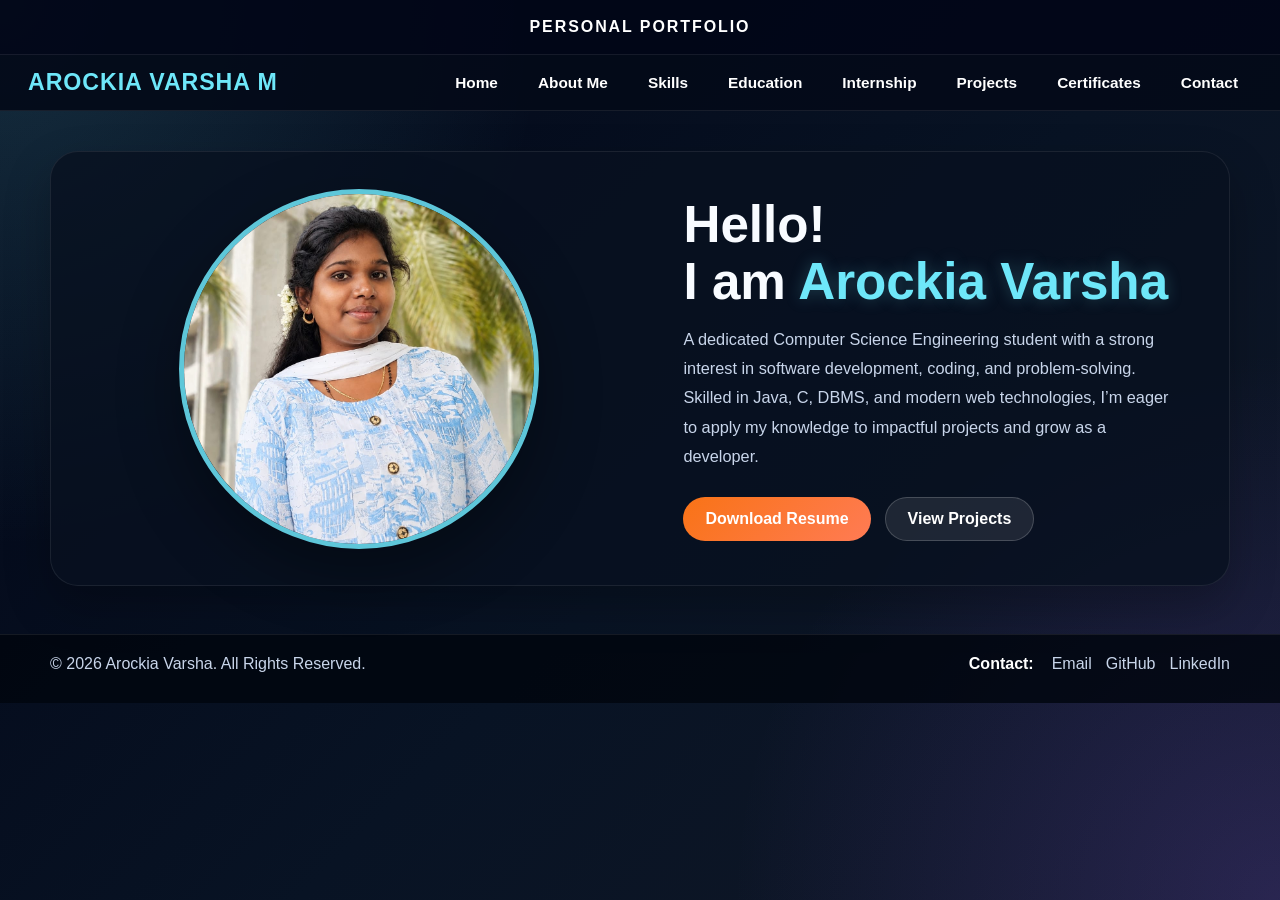
<file: index.html>
<!doctype html>
<html lang="en">
  <head>
    <meta charset="UTF-8" />
    <meta http-equiv="refresh" content="0; url=./home.html" />
    <meta name="viewport" content="width=device-width, initial-scale=1.0" />
    <title>Redirecting...</title>
  </head>
  <body>
    <p>Redirecting to the portfolio homepage...</p>
  </body>
</html>
</file>
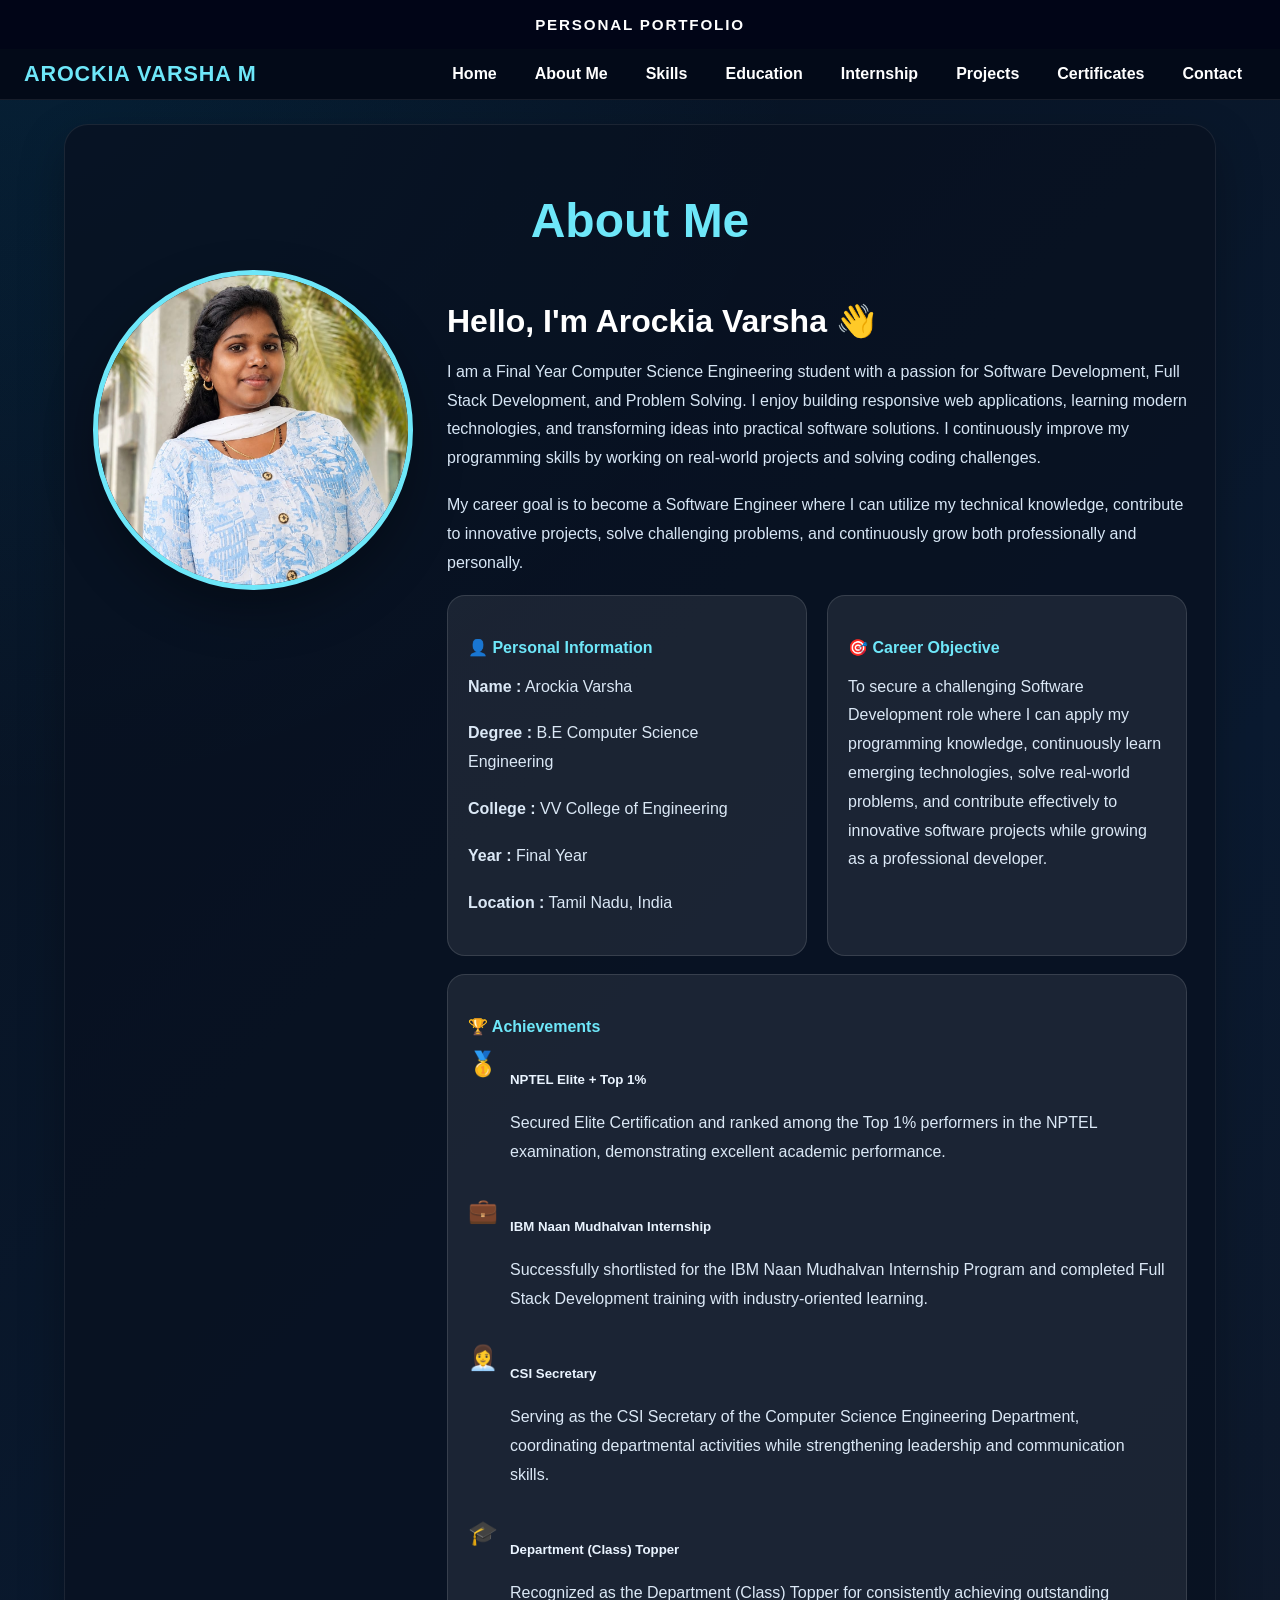
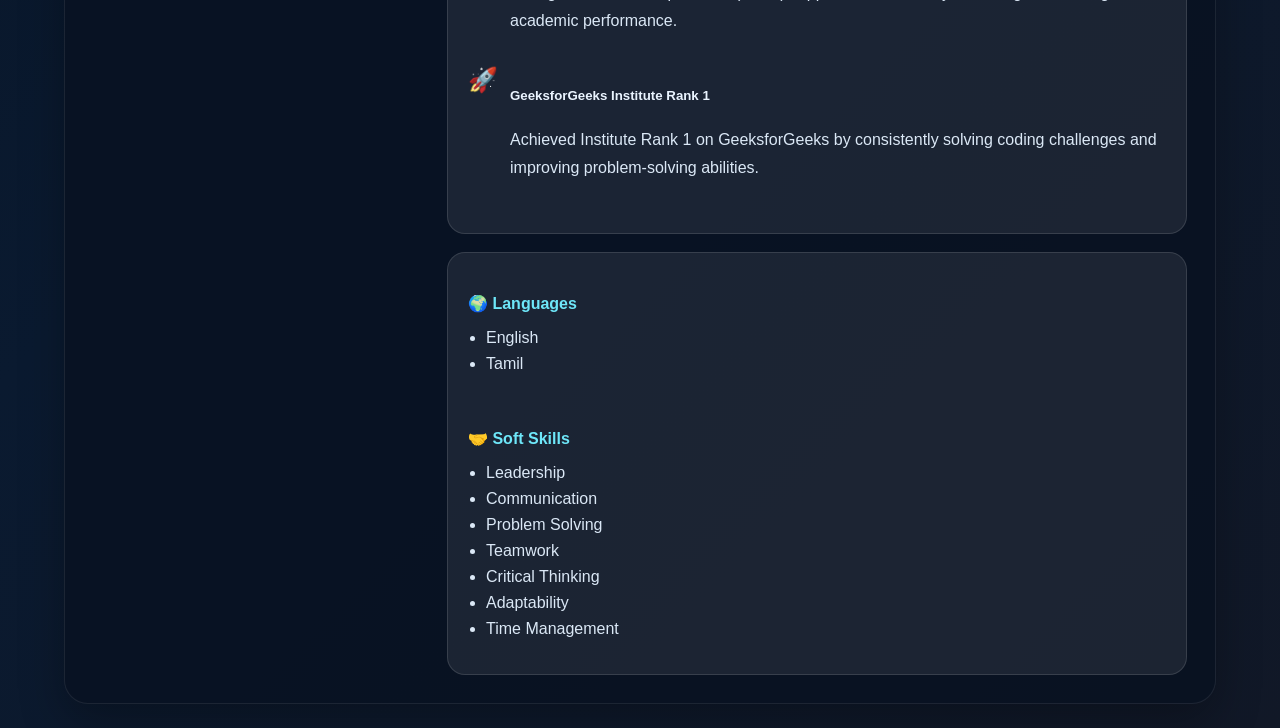
<file: about.html>
<!doctype html>
<html lang="en">
  <head>
    <meta charset="UTF-8" />
    <meta name="viewport" content="width=device-width, initial-scale=1.0" />
    <link rel="stylesheet" href="./style.css" />
    <title>About Me</title>
    <style>
      * {
        box-sizing: border-box;
      }

      body {
        margin: 0;
        font-family: Arial, Helvetica, sans-serif;
        background:
          radial-gradient(
            circle at top left,
            rgba(0, 119, 182, 0.15),
            transparent 30%
          ),
          linear-gradient(135deg, #07111f, #0a1a30 55%, #111827);
        color: #eaf4ff;
      }

      #about {
        padding: 24px 5%;
      }

      .about-container {
        max-width: 1180px;
        margin: 0 auto;
        background: rgba(8, 17, 32, 0.78);
        padding: 28px;
        border-radius: 24px;
        box-shadow: 0 18px 45px rgba(0, 0, 0, 0.28);
        border: 1px solid rgba(255, 255, 255, 0.08);
      }

      .section-title {
        text-align: center;
        font-size: clamp(2rem, 4vw, 3rem);
        color: #6ee7f9;
        margin-bottom: 22px;
      }

      .about-content {
        display: grid;
        grid-template-columns: 320px 1fr;
        gap: 34px;
        align-items: start;
      }

      .about-image {
        display: flex;
        justify-content: center;
      }

      .about-image img {
        width: min(100%, 320px);
        aspect-ratio: 1;
        object-fit: cover;
        border-radius: 50%;
        border: 5px solid #6ee7f9;
        box-shadow: 0 20px 50px rgba(0, 0, 0, 0.3);
      }

      .about-text h3 {
        font-size: 2rem;
        margin-bottom: 18px;
        color: #fff;
      }

      .about-text p {
        font-size: 1rem;
        line-height: 1.8;
        color: #d7e6f5;
        margin-bottom: 18px;
      }

      .about-grid {
        display: grid;
        grid-template-columns: repeat(auto-fit, minmax(260px, 1fr));
        gap: 20px;
        margin-top: 18px;
      }

      .info-card {
        background: rgba(255, 255, 255, 0.08);
        padding: 20px;
        border-radius: 18px;
        border: 1px solid rgba(255, 255, 255, 0.12);
      }

      .info-card h4 {
        color: #6ee7f9;
        margin-bottom: 14px;
      }

      .info-card p,
      .info-card li,
      .achievement-item p {
        color: #dbe8f6;
      }

      .info-card ul {
        padding-left: 18px;
      }

      .info-card li {
        margin: 8px 0;
      }

      .achievement-item {
        display: flex;
        gap: 12px;
        align-items: flex-start;
        margin-bottom: 12px;
      }

      .achievement-icon {
        font-size: 1.5rem;
      }

      @media (max-width: 900px) {
        .about-content {
          grid-template-columns: 1fr;
        }

        .about-text {
          text-align: center;
        }
      }

      @media (max-width: 640px) {
        .about-container {
          padding: 18px;
        }

        .about-text h3 {
          font-size: 1.6rem;
        }
      }
    </style>
  </head>
  <body>
    <header class="portfolio-header">
      <div class="topbar">Personal Portfolio</div>
      <div class="nav-shell">
        <div class="brand-name">Arockia Varsha M</div>
        <button
          class="menu-toggle"
          aria-label="Open navigation"
          aria-expanded="false"
        >
          <span></span><span></span><span></span>
        </button>
        <ul id="portfolio-nav-links">
          <li><a href="home.html">Home</a></li>
          <li><a href="about.html">About Me</a></li>
          <li><a href="skills.html">Skills</a></li>
          <li><a href="education.html">Education</a></li>
          <li><a href="internship.html">Internship</a></li>
          <li><a href="projects.html">Projects</a></li>
          <li><a href="cert.html">Certificates</a></li>
          <li><a href="contact.html">Contact</a></li>
        </ul>
      </div>
    </header>
    <!-- About Me Section -->
    <!-- ================= ABOUT SECTION ================= -->

    <section id="about">
      <div class="about-container">
        <h2 class="section-title">About Me</h2>

        <div class="about-content">
          <!-- Profile Image -->

          <div class="about-image">
            <img src="./PROFILE.jpeg" alt="Arockia Varsha" />
          </div>

          <!-- About Content -->

          <div class="about-text">
            <h3>Hello, I'm Arockia Varsha 👋</h3>

            <p>
              I am a Final Year Computer Science Engineering student with a
              passion for Software Development, Full Stack Development, and
              Problem Solving. I enjoy building responsive web applications,
              learning modern technologies, and transforming ideas into
              practical software solutions. I continuously improve my
              programming skills by working on real-world projects and solving
              coding challenges.
            </p>

            <p>
              My career goal is to become a Software Engineer where I can
              utilize my technical knowledge, contribute to innovative projects,
              solve challenging problems, and continuously grow both
              professionally and personally.
            </p>

            <!-- Personal Information -->

            <div class="about-grid">
              <div class="info-card">
                <h4>👤 Personal Information</h4>

                <p><strong>Name :</strong> Arockia Varsha</p>

                <p>
                  <strong>Degree :</strong> B.E Computer Science Engineering
                </p>

                <p><strong>College :</strong> VV College of Engineering</p>

                <p><strong>Year :</strong> Final Year</p>

                <p><strong>Location :</strong> Tamil Nadu, India</p>
              </div>

              <div class="info-card">
                <h4>🎯 Career Objective</h4>

                <p>
                  To secure a challenging Software Development role where I can
                  apply my programming knowledge, continuously learn emerging
                  technologies, solve real-world problems, and contribute
                  effectively to innovative software projects while growing as a
                  professional developer.
                </p>
              </div>
            </div>

            <!-- Achievements -->

            <div class="about-grid">
              <div class="info-card achievement-card">
                <h4>🏆 Achievements</h4>

                <div class="achievement-item">
                  <span class="achievement-icon">🥇</span>

                  <div>
                    <h5>NPTEL Elite + Top 1%</h5>

                    <p>
                      Secured Elite Certification and ranked among the Top 1%
                      performers in the NPTEL examination, demonstrating
                      excellent academic performance.
                    </p>
                  </div>
                </div>

                <div class="achievement-item">
                  <span class="achievement-icon">💼</span>

                  <div>
                    <h5>IBM Naan Mudhalvan Internship</h5>

                    <p>
                      Successfully shortlisted for the IBM Naan Mudhalvan
                      Internship Program and completed Full Stack Development
                      training with industry-oriented learning.
                    </p>
                  </div>
                </div>

                <div class="achievement-item">
                  <span class="achievement-icon">👩‍💼</span>

                  <div>
                    <h5>CSI Secretary</h5>

                    <p>
                      Serving as the CSI Secretary of the Computer Science
                      Engineering Department, coordinating departmental
                      activities while strengthening leadership and
                      communication skills.
                    </p>
                  </div>
                </div>

                <div class="achievement-item">
                  <span class="achievement-icon">🎓</span>

                  <div>
                    <h5>Department (Class) Topper</h5>

                    <p>
                      Recognized as the Department (Class) Topper for
                      consistently achieving outstanding academic performance.
                    </p>
                  </div>
                </div>

                <div class="achievement-item">
                  <span class="achievement-icon">🚀</span>

                  <div>
                    <h5>GeeksforGeeks Institute Rank 1</h5>

                    <p>
                      Achieved Institute Rank 1 on GeeksforGeeks by consistently
                      solving coding challenges and improving problem-solving
                      abilities.
                    </p>
                  </div>
                </div>
              </div>
            </div>

            <!-- Technical Skills -->

            <div class="about-grid">
              <!-- Languages & Soft Skills -->

              <div class="info-card">
                <h4>🌍 Languages</h4>

                <ul>
                  <li>English</li>

                  <li>Tamil</li>
                </ul>

                <br />

                <h4>🤝 Soft Skills</h4>

                <ul>
                  <li>Leadership</li>

                  <li>Communication</li>

                  <li>Problem Solving</li>

                  <li>Teamwork</li>

                  <li>Critical Thinking</li>

                  <li>Adaptability</li>

                  <li>Time Management</li>
                </ul>
              </div>
            </div>
          </div>
        </div>
      </div>
    </section>
    <script>
      const toggleButton = document.querySelector(".menu-toggle");
      const navLinks = document.querySelector("#portfolio-nav-links");
      if (toggleButton && navLinks) {
        toggleButton.addEventListener("click", () => {
          const isOpen = navLinks.classList.toggle("open");
          toggleButton.setAttribute("aria-expanded", isOpen);
        });
      }
    </script>
  </body>
</html>
</file>
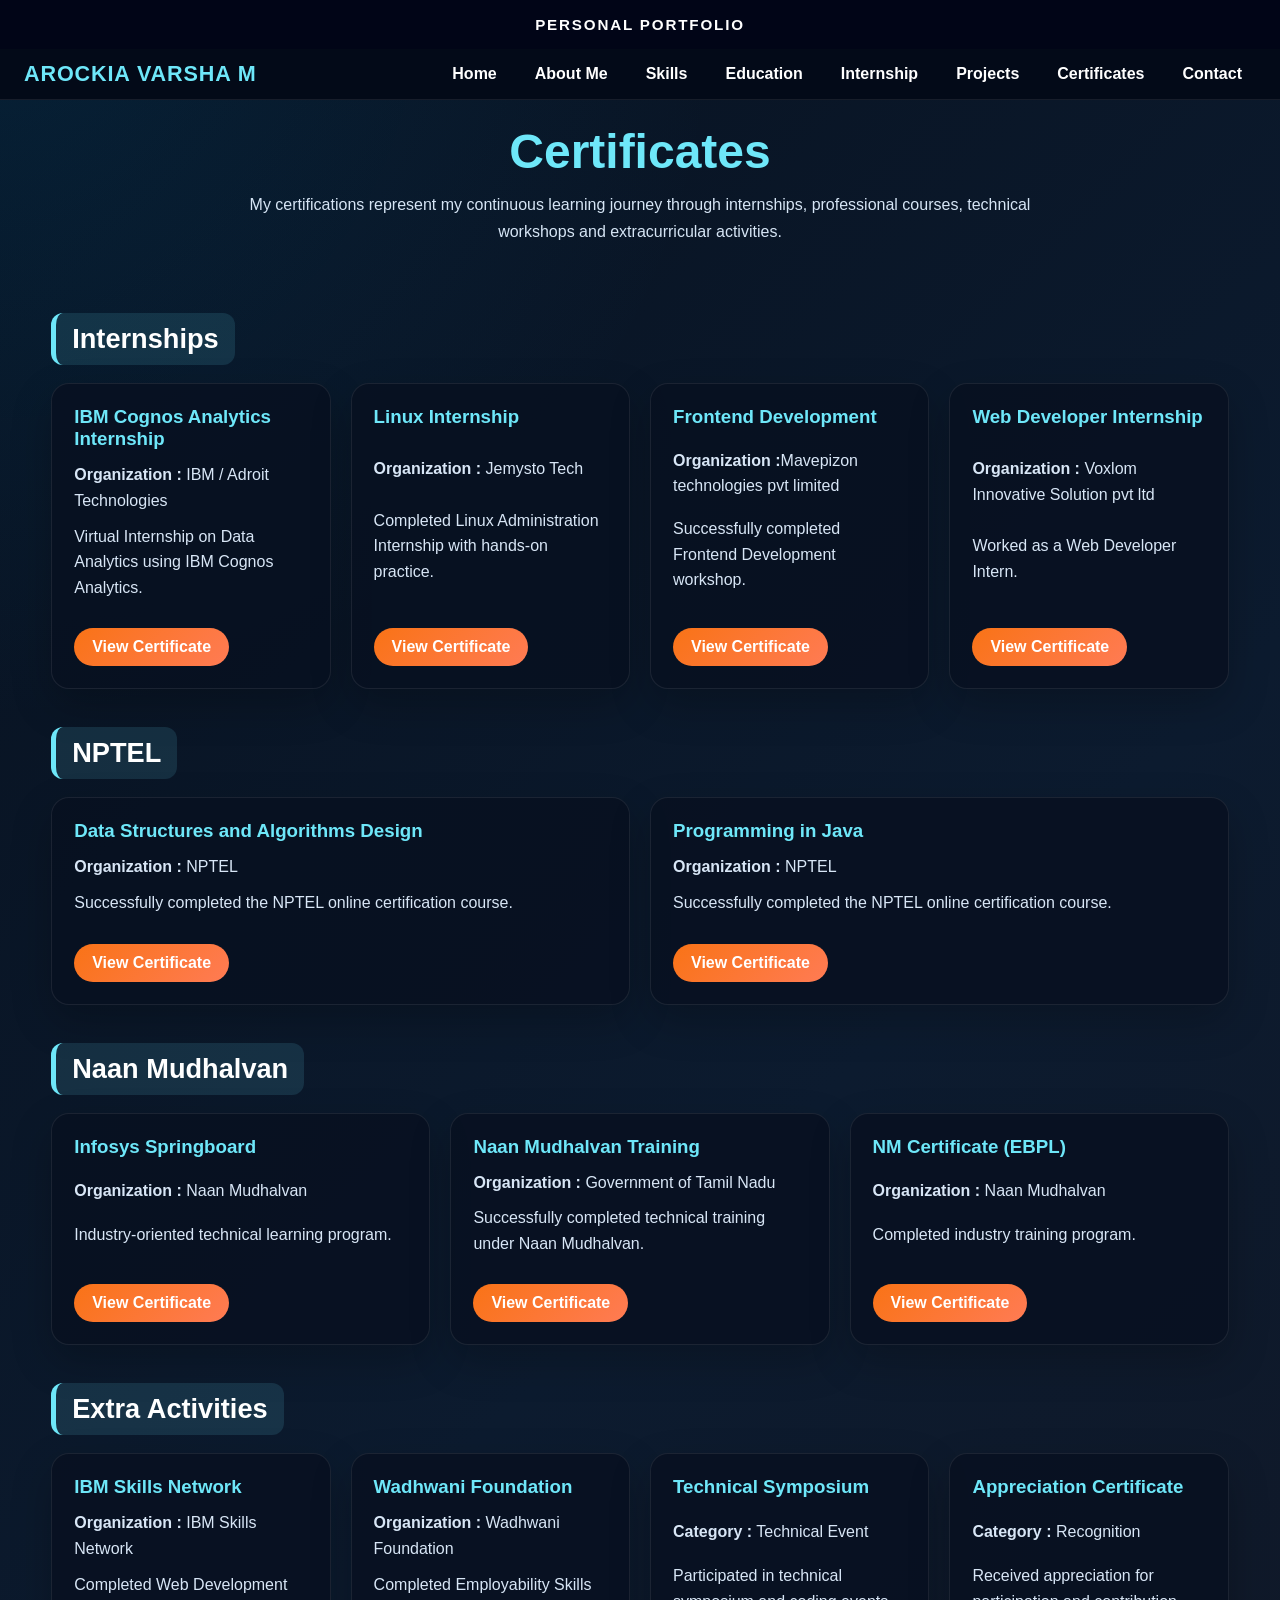
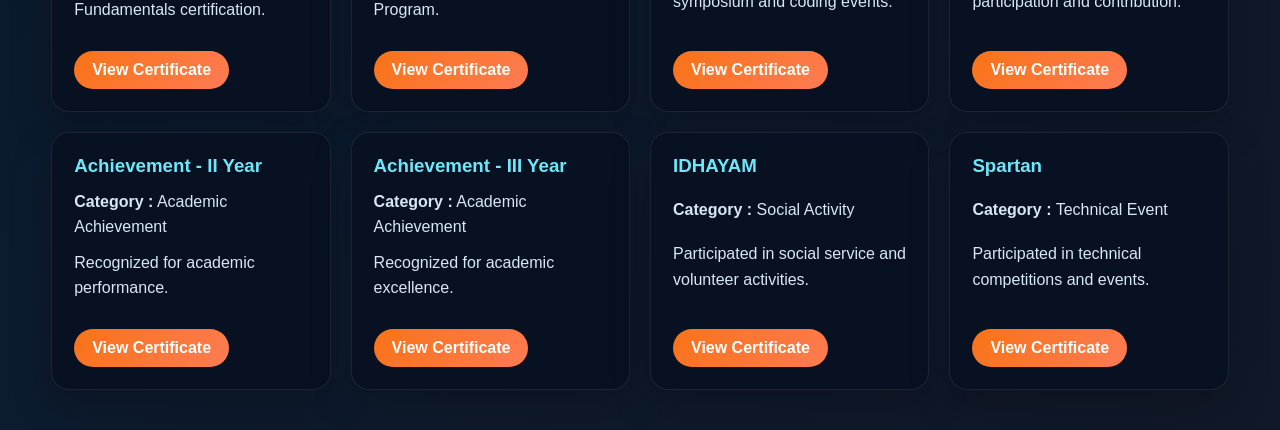
<file: cert.html>
<!doctype html>
<html lang="en">
  <head>
    <meta charset="UTF-8" />
    <meta name="viewport" content="width=device-width, initial-scale=1.0" />
    <link rel="stylesheet" href="./style.css" />
    <title>Certificates</title>

    <style>
      * {
        margin: 0;
        padding: 0;
        box-sizing: border-box;
        font-family: Arial, Helvetica, sans-serif;
      }

      body {
        background:
          radial-gradient(circle at top left, rgba(0, 119, 182, 0.15), transparent 30%),
          linear-gradient(135deg, #07111f, #0c1b2f 58%, #111827);
        color: #edf7ff;
      }

      #certificates {
        width: min(1180px, 92%);
        margin: auto;
        padding: 24px 0 40px;
      }

      .certificate-title {
        text-align: center;
        color: #6ee7f9;
        font-size: clamp(2rem, 4vw, 3rem);
        margin-bottom: 12px;
      }

      .certificate-subtitle {
        text-align: center;
        color: #d6e5f5;
        width: min(800px, 100%);
        margin: 0 auto 30px;
        line-height: 1.7;
      }

      .category-heading {
        margin-top: 38px;
        margin-bottom: 18px;
        padding: 10px 16px;
        color: #fff;
        font-size: 1.7rem;
        border-left: 5px solid #6ee7f9;
        background: rgba(110, 231, 249, 0.12);
        border-radius: 12px;
        display: inline-block;
      }

      .certificate-container {
        display: grid;
        grid-template-columns: repeat(auto-fit, minmax(250px, 1fr));
        gap: 20px;
      }

      .certificate-card {
        background: rgba(8, 17, 32, 0.82);
        padding: 22px;
        border-radius: 18px;
        box-shadow: 0 16px 40px rgba(0, 0, 0, 0.22);
        transition: 0.3s;
        display: flex;
        flex-direction: column;
        justify-content: space-between;
        border: 1px solid rgba(255, 255, 255, 0.08);
      }

      .certificate-card:hover {
        transform: translateY(-8px);
      }

      .certificate-card h3 {
        color: #6ee7f9;
        margin-bottom: 12px;
      }

      .certificate-card p {
        color: #d8e6f6;
        margin-bottom: 10px;
        line-height: 1.6;
      }

      .certificate-btn {
        margin-top: 18px;
      }

      .certificate-btn a {
        text-decoration: none;
        background: linear-gradient(135deg, #f97316, #ff7b54);
        color: white;
        padding: 10px 18px;
        border-radius: 999px;
        display: inline-block;
        font-weight: 700;
      }

      @media (max-width: 640px) {
        .certificate-btn a {
          width: 100%;
          text-align: center;
        }
      }
    </style>
  </head>

  <body>
    <header class="portfolio-header">
      <div class="topbar">Personal Portfolio</div>
      <div class="nav-shell">
        <div class="brand-name">Arockia Varsha M</div>
        <button class="menu-toggle" aria-label="Open navigation" aria-expanded="false">
          <span></span><span></span><span></span>
        </button>
        <ul id="portfolio-nav-links">
          <li><a href="home.html">Home</a></li>
          <li><a href="about.html">About Me</a></li>
          <li><a href="skills.html">Skills</a></li>
          <li><a href="education.html">Education</a></li>
          <li><a href="internship.html">Internship</a></li>
          <li><a href="projects.html">Projects</a></li>
          <li><a href="cert.html">Certificates</a></li>
          <li><a href="contact.html">Contact</a></li>
        </ul>
      </div>
    </header>
    <section id="certificates">
      <h1 class="certificate-title">Certificates</h1>

      <p class="certificate-subtitle">
        My certifications represent my continuous learning journey through
        internships, professional courses, technical workshops and
        extracurricular activities.
      </p>

      <!--================ INTERNSHIPS ================-->

      <h2 class="category-heading">Internships</h2>

      <div class="certificate-container">
        <div class="certificate-card">
          <h3>IBM Cognos Analytics Internship</h3>

          <p><strong>Organization :</strong> IBM / Adroit Technologies</p>

          <p>
            Virtual Internship on Data Analytics using IBM Cognos Analytics.
          </p>

          <div class="certificate-btn">
            <a href="./certificates/IBM.pdf" target="_blank"
              >View Certificate</a
            >
          </div>
        </div>

        <div class="certificate-card">
          <h3>Linux Internship</h3>

          <p><strong>Organization :</strong> Jemysto Tech</p>

          <p>
            Completed Linux Administration Internship with hands-on practice.
          </p>

          <div class="certificate-btn">
            <a href="./certificates/Jemysto%20Tech.pdf" target="_blank"
              >View Certificate</a
            >
          </div>
        </div>

        <div class="certificate-card">
          <h3>Frontend Development</h3>

          <p><strong>Organization :</strong>Mavepizon technologies pvt limited</p>

          <p>Successfully completed Frontend Development workshop.</p>

          <div class="certificate-btn">
            <a href="./certificates/internship.jpg" target="_blank"
              >View Certificate</a
            >
          </div>
        </div>

        <div class="certificate-card">
          <h3>Web Developer Internship</h3>

          <p><strong>Organization :</strong> Voxlom Innovative Solution pvt ltd</p>

          <p>Worked as a Web Developer Intern.</p>

          <div class="certificate-btn">
            <a href="./certificates/Internship%20(vipl).pdf" target="_blank"
              >View Certificate</a
            >
          </div>
        </div>
      </div>

      <!--================ NPTEL ================-->

      <h2 class="category-heading">NPTEL</h2>

      <div class="certificate-container">
        <div class="certificate-card">
          <h3>Data Structures and Algorithms Design</h3>

          <p><strong>Organization :</strong> NPTEL</p>

          <p>Successfully completed the NPTEL online certification course.</p>

          <div class="certificate-btn">
            <a
              href="./certificates/NPTEL25CS81S37060023010634247.pdf"
              target="_blank"
              >View Certificate</a
            >
          </div>
        </div>

        <div class="certificate-card">
          <h3>Programming in Java</h3>

          <p><strong>Organization :</strong> NPTEL</p>

          <p>Successfully completed the NPTEL online certification course.</p>

          <div class="certificate-btn">
            <a href="./certificates/Programming%20in%20Java.pdf" target="_blank"
              >View Certificate</a
            >
          </div>
        </div>
      </div>

      <!--================ NAAN MUDHALVAN ================-->

      <h2 class="category-heading">Naan Mudhalvan</h2>

      <div class="certificate-container">
        <div class="certificate-card">
          <h3>Infosys Springboard</h3>

          <p><strong>Organization :</strong> Naan Mudhalvan</p>

          <p>Industry-oriented technical learning program.</p>

          <div class="certificate-btn">
            <a href="./certificates/Infosys%20Springboard.pdf" target="_blank"
              >View Certificate</a
            >
          </div>
        </div>

        <div class="certificate-card">
          <h3>Naan Mudhalvan Training</h3>

          <p><strong>Organization :</strong> Government of Tamil Nadu</p>

          <p>Successfully completed technical training under Naan Mudhalvan.</p>

          <div class="certificate-btn">
            <a href="./certificates/Naan%20Mudhalavan.pdf" target="_blank"
              >View Certificate</a
            >
          </div>
        </div>

        <div class="certificate-card">
          <h3>NM Certificate (EBPL)</h3>

          <p><strong>Organization :</strong> Naan Mudhalvan</p>

          <p>Completed industry training program.</p>

          <div class="certificate-btn">
            <a href="./certificates/NM_Certificate(EBPL).pdf" target="_blank"
              >View Certificate</a
            >
          </div>
        </div>
      </div>

      <!--================ EXTRA ACTIVITIES ================-->

      <h2 class="category-heading">Extra Activities</h2>

      <div class="certificate-container">

    <!-- IBM Skills Network -->

    <div class="certificate-card">

        <h3>IBM Skills Network</h3>

        <p><strong>Organization :</strong> IBM Skills Network</p>

        <p>Completed Web Development Fundamentals certification.</p>

        <div class="certificate-btn">

            <a href="./certificates/IBMSkillsNetwork%20WD0102EN%20Certificate%20_%20TNSD%20Corporation.pdf" target="_blank">
                View Certificate
            </a>

        </div>

    </div>



    <!-- Wadhwani -->

    <div class="certificate-card">

        <h3>Wadhwani Foundation</h3>

        <p><strong>Organization :</strong> Wadhwani Foundation</p>

        <p>Completed Employability Skills Program.</p>

        <div class="certificate-btn">

            <a href="./certificates/Wadhwani.pdf" target="_blank">
                View Certificate
            </a>

        </div>

    </div>



    <!-- Symposium -->

    <div class="certificate-card">

        <h3>Technical Symposium</h3>

        <p><strong>Category :</strong> Technical Event</p>

        <p>Participated in technical symposium and coding events.</p>

        <div class="certificate-btn">

            <a href="./certificates/Symposium.pdf" target="_blank">
                View Certificate
            </a>

        </div>

    </div>



    <!-- Appreciation -->

    <div class="certificate-card">

        <h3>Appreciation Certificate</h3>

        <p><strong>Category :</strong> Recognition</p>

        <p>Received appreciation for participation and contribution.</p>

        <div class="certificate-btn">

            <a href="./certificates/Appreciation.pdf" target="_blank">
                View Certificate
            </a>

        </div>

    </div>



    <!-- Achievement 2nd Year -->

    <div class="certificate-card">

        <h3>Achievement - II Year</h3>

        <p><strong>Category :</strong> Academic Achievement</p>

        <p>Recognized for academic performance.</p>

        <div class="certificate-btn">

            <a href="./certificates/__%20year.pdf" target="_blank">
                View Certificate
            </a>

        </div>

    </div>



    <!-- Achievement 3rd Year -->

    <div class="certificate-card">

        <h3>Achievement - III Year</h3>

        <p><strong>Category :</strong> Academic Achievement</p>

        <p>Recognized for academic excellence.</p>

        <div class="certificate-btn">

            <a href="./certificates/___%20year.pdf" target="_blank">
                View Certificate
            </a>

        </div>

    </div>



    <!-- IDHAYAM -->

    <div class="certificate-card">

        <h3>IDHAYAM</h3>

        <p><strong>Category :</strong> Social Activity</p>

        <p>Participated in social service and volunteer activities.</p>

        <div class="certificate-btn">

            <a href="./certificates/IDHAYAM.pdf" target="_blank">
                View Certificate
            </a>

        </div>

    </div>



    <!-- Spartan -->

    <div class="certificate-card">

        <h3>Spartan</h3>

        <p><strong>Category :</strong> Technical Event</p>

        <p>Participated in technical competitions and events.</p>

        <div class="certificate-btn">

            <a href="./certificates/Spartan.pdf" target="_blank">
                View Certificate
            </a>

        </div>

   
      </div>
    </section>
    <script>
      const toggleButton = document.querySelector('.menu-toggle');
      const navLinks = document.querySelector('#portfolio-nav-links');
      if (toggleButton && navLinks) {
        toggleButton.addEventListener('click', () => {
          const isOpen = navLinks.classList.toggle('open');
          toggleButton.setAttribute('aria-expanded', isOpen);
        });
      }
    </script>
  </body>
</html>
</file>
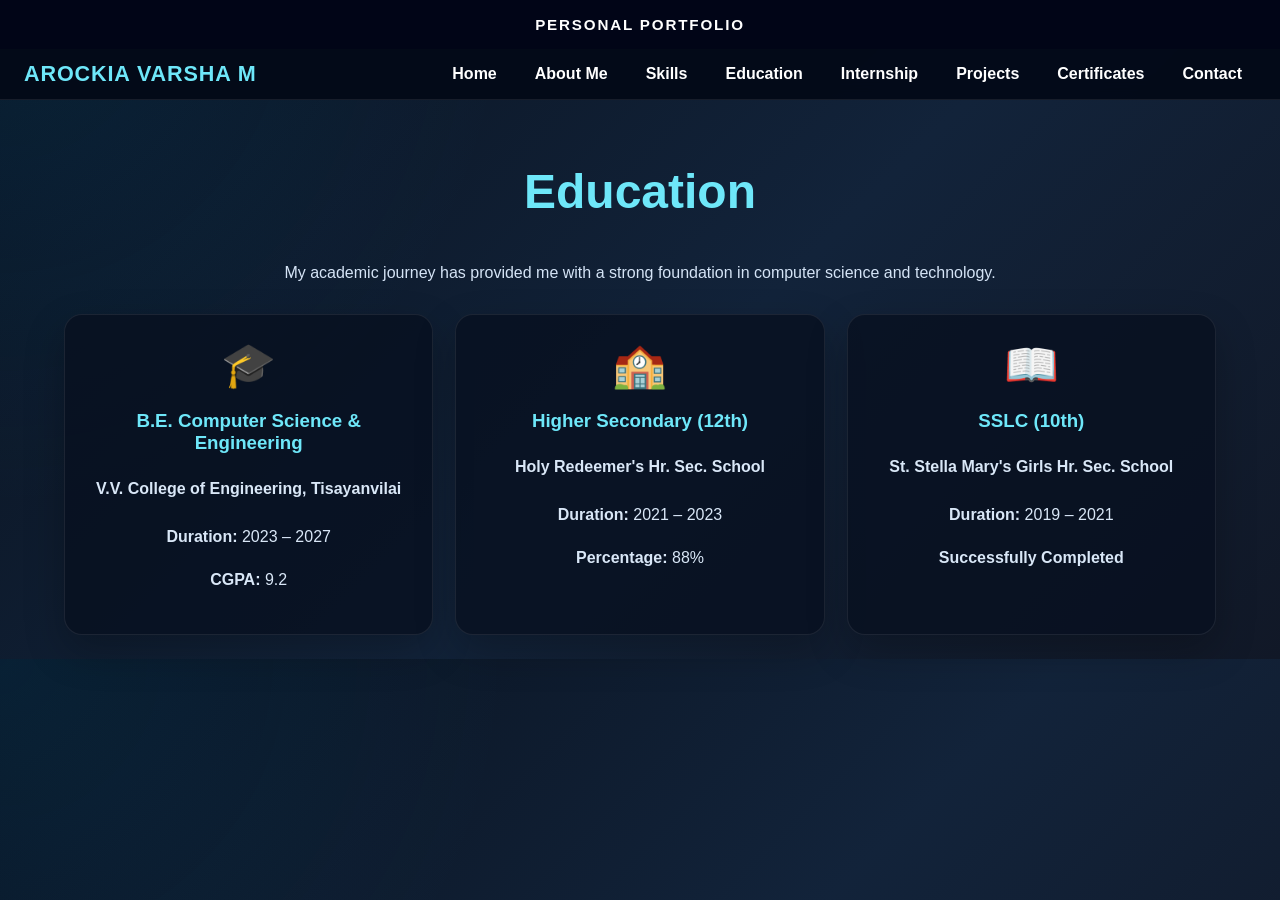
<file: education.html>
<!doctype html>
<html lang="en">
  <head>
    <meta charset="UTF-8" />
    <meta name="viewport" content="width=device-width, initial-scale=1.0" />
    <link rel="stylesheet" href="./style.css" />
    <title>Education</title>
    <style>
      * {
        box-sizing: border-box;
      }

      body {
        margin: 0;
        font-family: Arial, Helvetica, sans-serif;
        background:
          radial-gradient(
            circle at top left,
            rgba(0, 119, 182, 0.14),
            transparent 35%
          ),
          linear-gradient(135deg, #09121f, #12233a 55%, #111827);
        color: #edf7ff;
      }

      #education {
        padding: 24px 5%;
      }

      .education-title {
        text-align: center;
        font-size: clamp(2rem, 4vw, 3rem);
        color: #6ee7f9;
      }

      .education-subtitle {
        text-align: center;
        color: #d5e4f6;
        margin: 12px auto 28px;
        max-width: 760px;
        line-height: 1.7;
      }

      .education-container {
        display: grid;
        grid-template-columns: repeat(auto-fit, minmax(260px, 1fr));
        gap: 22px;
        max-width: 1180px;
        margin: 0 auto;
      }

      .education-card {
        background: rgba(8, 17, 32, 0.82);
        padding: 24px;
        border-radius: 18px;
        text-align: center;
        box-shadow: 0 16px 40px rgba(0, 0, 0, 0.24);
        transition: 0.3s ease;
        border: 1px solid rgba(255, 255, 255, 0.08);
      }

      .education-card:hover {
        transform: translateY(-8px);
      }

      .education-icon {
        font-size: 44px;
        margin-bottom: 12px;
      }

      .education-card h3 {
        color: #6ee7f9;
        margin-bottom: 10px;
      }

      .education-card h4,
      .education-card p {
        color: #d9e7f7;
        line-height: 1.7;
      }
    </style>
  </head>
  <body>
    <header class="portfolio-header">
      <div class="topbar">Personal Portfolio</div>
      <div class="nav-shell">
        <div class="brand-name">Arockia Varsha M</div>
        <button
          class="menu-toggle"
          aria-label="Open navigation"
          aria-expanded="false"
        >
          <span></span><span></span><span></span>
        </button>
        <ul id="portfolio-nav-links">
          <li><a href="home.html">Home</a></li>
          <li><a href="about.html">About Me</a></li>
          <li><a href="skills.html">Skills</a></li>
          <li><a href="education.html">Education</a></li>
          <li><a href="internship.html">Internship</a></li>
          <li><a href="projects.html">Projects</a></li>
          <li><a href="cert.html">Certificates</a></li>
          <li><a href="contact.html">Contact</a></li>
        </ul>
      </div>
    </header>
    <!-- ================= EDUCATION SECTION ================= -->

    <section id="education">
      <h2 class="education-title">Education</h2>

      <p class="education-subtitle">
        My academic journey has provided me with a strong foundation in computer
        science and technology.
      </p>

      <div class="education-container">
        <div class="education-card">
          <div class="education-icon">🎓</div>

          <h3>B.E. Computer Science & Engineering</h3>

          <h4>V.V. College of Engineering, Tisayanvilai</h4>

          <p><strong>Duration:</strong> 2023 – 2027</p>

          <p><strong>CGPA:</strong> 9.2</p>
        </div>

        <div class="education-card">
          <div class="education-icon">🏫</div>

          <h3>Higher Secondary (12th)</h3>

          <h4>Holy Redeemer's Hr. Sec. School</h4>
          <p><strong>Duration:</strong> 2021 – 2023</p>

          <p><strong>Percentage:</strong> 88%</p>
        </div>

        <div class="education-card">
          <div class="education-icon">📖</div>

          <h3>SSLC (10th)</h3>

          <h4>St. Stella Mary's Girls Hr. Sec. School</h4>
          <p><strong>Duration:</strong> 2019 – 2021</p>

          <p><strong>Successfully Completed</strong></p>
        </div>
      </div>
    </section>
    <script>
      const toggleButton = document.querySelector(".menu-toggle");
      const navLinks = document.querySelector("#portfolio-nav-links");
      if (toggleButton && navLinks) {
        toggleButton.addEventListener("click", () => {
          const isOpen = navLinks.classList.toggle("open");
          toggleButton.setAttribute("aria-expanded", isOpen);
        });
      }
    </script>
  </body>
</html>
</file>
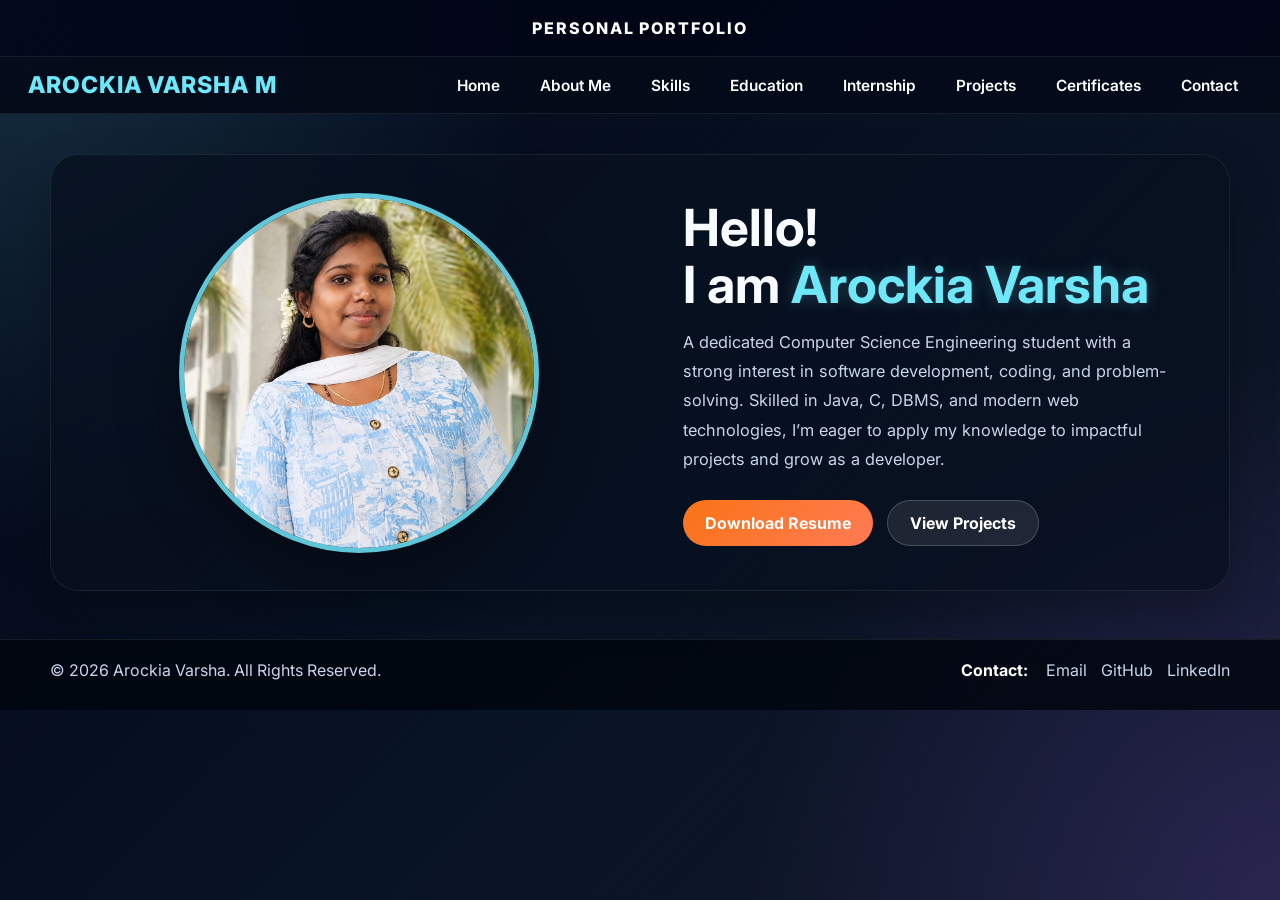
<file: home.html>
<!doctype html>
<html lang="en">
  <head>
    <meta charset="UTF-8" />
    <meta name="viewport" content="width=device-width, initial-scale=1.0" />
    <title>Arockia Varsha | Portfolio</title>
    <link rel="preconnect" href="https://fonts.googleapis.com" />
    <link rel="preconnect" href="https://fonts.gstatic.com" crossorigin />
    <link
      href="https://fonts.googleapis.com/css2?family=Inter:wght@400;500;600;700;800&display=swap"
      rel="stylesheet"
    />
    <style>
      :root {
        --bg: #07111f;
        --panel: rgba(8, 17, 32, 0.8);
        --text: #f8fbff;
        --muted: #c8d5ea;
        --primary: #6ee7f9;
        --secondary: #f97316;
        --accent: #8b5cf6;
        --white: #ffffff;
        --shadow: 0 20px 45px rgba(0, 0, 0, 0.25);
      }

      * {
        margin: 0;
        padding: 0;
        box-sizing: border-box;
      }

      body {
        font-family: "Inter", sans-serif;
        background:
          radial-gradient(
            circle at top left,
            rgba(110, 231, 249, 0.18),
            transparent 35%
          ),
          radial-gradient(
            circle at bottom right,
            rgba(139, 92, 246, 0.2),
            transparent 35%
          ),
          linear-gradient(135deg, #020617, #081324 55%, #111827);
        color: var(--text);
        min-height: 100vh;
      }

      .header {
        text-align: center;
        padding: 18px 20px;
        background: rgba(2, 6, 23, 0.92);
        color: var(--white);
        border-bottom: 1px solid rgba(255, 255, 255, 0.08);
        letter-spacing: 0.12em;
        text-transform: uppercase;
        font-size: 1rem;
        font-weight: 800;
      }

      .nav-container {
        position: sticky;
        top: 0;
        z-index: 50;
        display: flex;
        align-items: center;
        justify-content: space-between;
        gap: 24px;
        padding: 14px 28px;
        background: rgba(4, 10, 24, 0.92);
        border-bottom: 1px solid rgba(255, 255, 255, 0.08);
      }

      #name {
        margin: 0;
        color: var(--primary);
        font-size: 1.45rem;
        font-weight: 800;
        text-transform: uppercase;
        letter-spacing: 0.04em;
      }

      .menu-toggle {
        display: none;
        background: transparent;
        border: none;
        cursor: pointer;
        padding: 8px;
      }

      .menu-toggle span {
        display: block;
        width: 24px;
        height: 3px;
        background: var(--white);
        border-radius: 30px;
        margin: 5px 0;
      }

      nav ul {
        display: flex;
        align-items: center;
        gap: 12px;
        list-style: none;
      }

      nav ul li a {
        color: var(--white);
        text-decoration: none;
        font-size: 0.96rem;
        font-weight: 600;
        padding: 10px 14px;
        border-radius: 999px;
        transition: 0.25s ease;
      }

      nav ul li a:hover,
      nav ul li a:focus {
        background: linear-gradient(135deg, var(--secondary), #ff7b54);
        color: #fff;
      }

      .hero {
        max-width: 1180px;
        margin: 40px auto;
        padding: 26px;
        display: grid;
        grid-template-columns: 1.05fr 1fr;
        gap: 24px;
        align-items: center;
        background: var(--panel);
        border: 1px solid rgba(255, 255, 255, 0.08);
        border-radius: 28px;
        box-shadow: var(--shadow);
      }

      .hero-content {
        padding: 18px;
      }

      .hero-image {
        display: flex;
        justify-content: center;
      }

      .hero-image img {
        width: min(100%, 360px);
        aspect-ratio: 1;
        object-fit: cover;
        border-radius: 50%;
        border: 5px solid rgba(110, 231, 249, 0.85);
        box-shadow: 0 24px 60px rgba(0, 0, 0, 0.35);
      }

      .hero h1 {
        font-size: clamp(2rem, 4vw, 3.4rem);
        line-height: 1.12;
        margin-bottom: 14px;
      }

      .hero h1 span {
        color: var(--primary);
        text-shadow: 0 0 16px rgba(110, 231, 249, 0.25);
      }

      .hero p {
        color: var(--muted);
        line-height: 1.8;
        max-width: 620px;
        font-size: 1.02rem;
      }

      #btn {
        display: flex;
        gap: 14px;
        flex-wrap: wrap;
        margin-top: 26px;
      }

      .btn {
        display: inline-flex;
        align-items: center;
        justify-content: center;
        padding: 12px 22px;
        border-radius: 999px;
        text-decoration: none;
        font-weight: 700;
        transition: 0.25s ease;
      }

      .btn-primary {
        background: linear-gradient(135deg, var(--secondary), #ff7b54);
        color: var(--white);
      }

      .btn-secondary {
        background: rgba(255, 255, 255, 0.09);
        color: var(--white);
        border: 1px solid rgba(255, 255, 255, 0.18);
      }

      .btn:hover {
        transform: translateY(-2px);
        box-shadow: 0 12px 24px rgba(0, 0, 0, 0.22);
      }

      footer {
        margin-top: 48px;
        padding: 20px 28px 30px;
        background: rgba(1, 5, 14, 0.82);
        border-top: 1px solid rgba(255, 255, 255, 0.08);
      }

      .footer-inner {
        max-width: 1180px;
        margin: 0 auto;
        display: flex;
        justify-content: space-between;
        align-items: center;
        gap: 20px;
        flex-wrap: wrap;
      }

      .footer-inner p,
      .social a {
        color: var(--muted);
        text-decoration: none;
      }

      .social {
        display: flex;
        gap: 14px;
        align-items: center;
        flex-wrap: wrap;
      }

      .social h4 {
        color: var(--white);
        margin-right: 4px;
      }

      @media (max-width: 900px) {
        .hero {
          grid-template-columns: 1fr;
          text-align: center;
        }

        .hero p {
          margin: 0 auto;
        }

        #btn {
          justify-content: center;
        }
      }

      @media (max-width: 760px) {
        .nav-container {
          flex-wrap: wrap;
          padding: 12px 16px;
        }

        .menu-toggle {
          display: block;
        }

        nav {
          width: 100%;
        }

        nav ul {
          display: none;
          flex-direction: column;
          align-items: stretch;
          gap: 8px;
          padding-top: 14px;
        }

        nav ul.open {
          display: flex;
        }

        nav ul li a {
          display: block;
          width: 100%;
          text-align: center;
        }

        .hero {
          margin: 22px 14px;
          padding: 16px;
        }

        .hero-content {
          padding: 8px;
        }

        .header {
          font-size: 0.8rem;
        }

        .footer-inner {
          justify-content: center;
          text-align: center;
        }
      }
    </style>
  </head>
  <body>
    <header>
      <div class="header">Personal Portfolio</div>
      <nav>
        <div class="nav-container">
          <p id="name">Arockia Varsha M</p>

          <button
            class="menu-toggle"
            aria-label="Open navigation"
            aria-expanded="false"
          >
            <span></span>
            <span></span>
            <span></span>
          </button>

          <ul id="nav-links">
            <li><a href="home.html">Home</a></li>
            <li><a href="about.html">About Me</a></li>
            <li><a href="skills.html">Skills</a></li>
            <li><a href="education.html">Education</a></li>
            <li><a href="internship.html">Internship</a></li>
            <li><a href="projects.html">Projects</a></li>
            <li><a href="cert.html">Certificates</a></li>
            <li><a href="contact.html">Contact</a></li>
          </ul>
        </div>
      </nav>
    </header>

    <section>
      <div class="hero">
        <div class="hero-image">
          <img src="./PROFILE.jpeg" alt="Arockia Varsha" />
        </div>

        <div class="hero-content">
          <h1>
            Hello!<br />
            I am <span>Arockia Varsha</span>
          </h1>
          <p>
            A dedicated Computer Science Engineering student with a strong
            interest in software development, coding, and problem-solving.
            Skilled in Java, C, DBMS, and modern web technologies, I’m eager to
            apply my knowledge to impactful projects and grow as a developer.
          </p>

          <div id="btn">
            <a
              href="./Arockia_Varsha_M_Resume_v2.pdf"
              download
              class="btn btn-primary"
              >Download Resume</a
            >
            <a href="projects.html" class="btn btn-secondary">View Projects</a>
          </div>
        </div>
      </div>
    </section>

    <footer>
      <div class="footer-inner">
        <p>© 2026 Arockia Varsha. All Rights Reserved.</p>
        <div class="social">
          <h4>Contact:</h4>
          <a href="mailto:marockiavarsha227@gmail.com">Email</a>
          <a
            href="https://github.com/cchithramary-cell"
            target="_blank"
            rel="noreferrer"
            >GitHub</a>
          <a href="mailto:marockiavarsha227@gmail.com">LinkedIn</a>
        </div>
      </div>
    </footer>

    <script>
      const toggleButton = document.querySelector(".menu-toggle");
      const navLinks = document.querySelector("#nav-links");

      toggleButton.addEventListener("click", () => {
        const isOpen = navLinks.classList.toggle("open");
        toggleButton.setAttribute("aria-expanded", isOpen);
      });
    </script>
  </body>
</html>
</file>
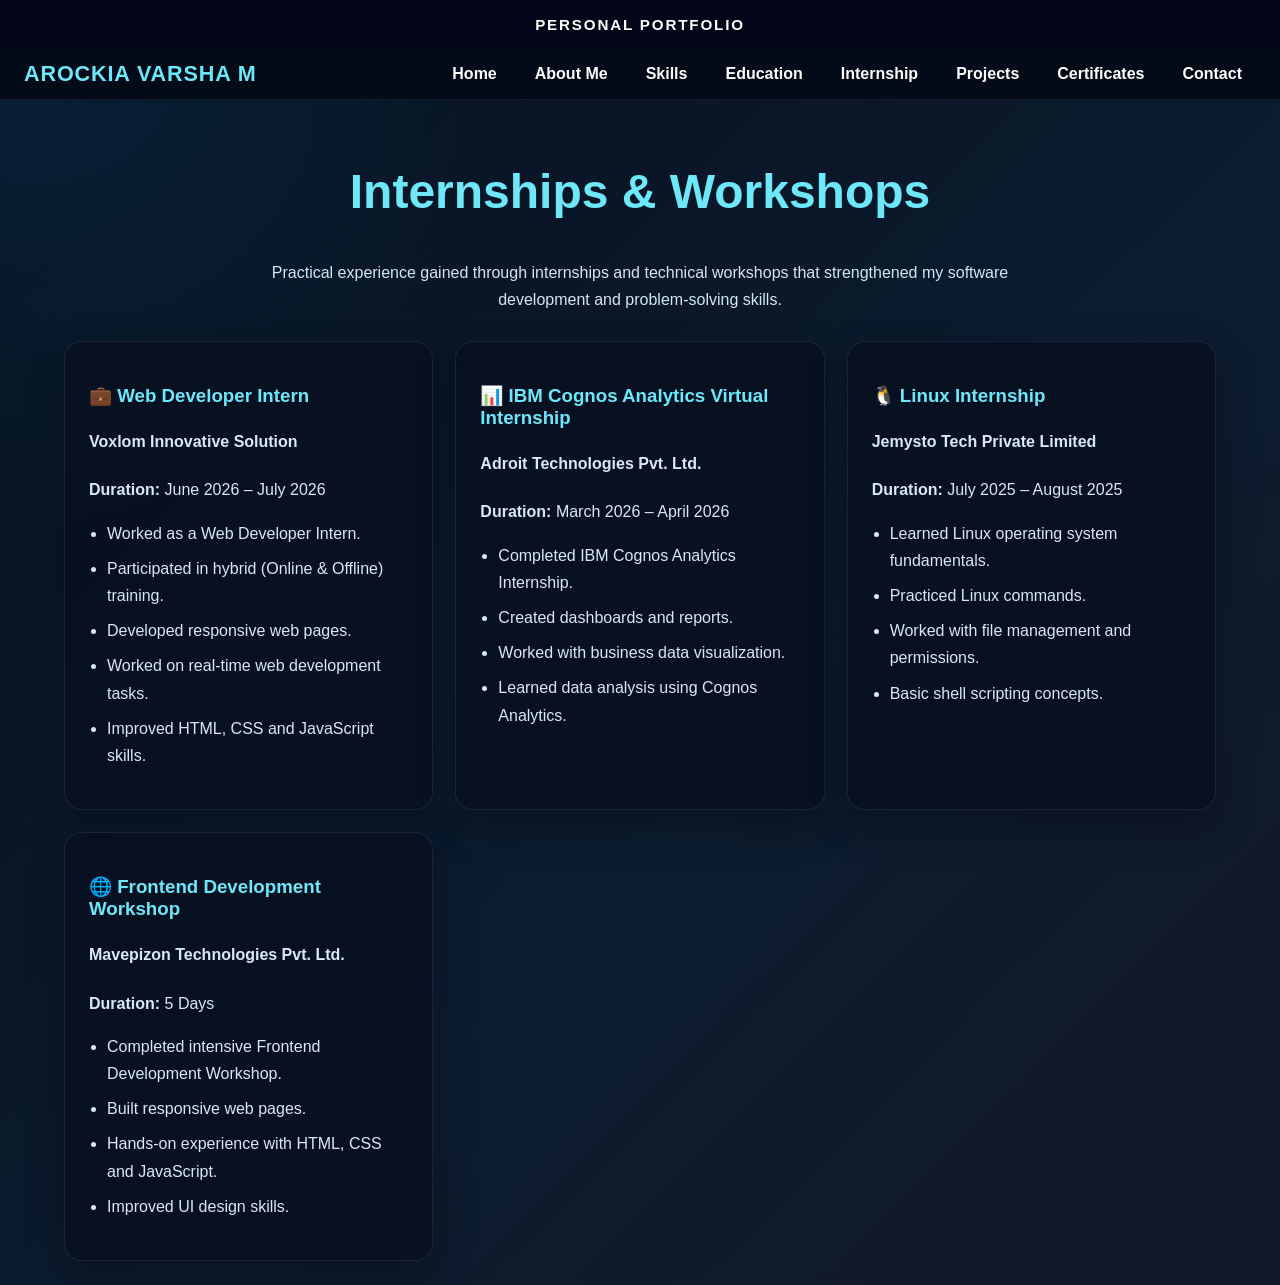
<file: internship.html>
<!doctype html>
<html lang="en">
  <head>
    <meta charset="UTF-8" />
    <meta name="viewport" content="width=device-width, initial-scale=1.0" />
    <link rel="stylesheet" href="./style.css" />
    <title>Internship</title>
    <style>
      * {
        box-sizing: border-box;
      }

      body {
        margin: 0;
        font-family: Arial, Helvetica, sans-serif;
        background:
          radial-gradient(
            circle at top left,
            rgba(0, 119, 182, 0.15),
            transparent 30%
          ),
          linear-gradient(135deg, #07111f, #0c1b2f 58%, #111827);
        color: #edf7ff;
      }

      #internship {
        padding: 24px 5%;
      }

      .section-title {
        text-align: center;
        font-size: clamp(2rem, 4vw, 3rem);
        color: #6ee7f9;
      }

      .section-subtitle {
        text-align: center;
        color: #d5e4f6;
        max-width: 760px;
        margin: 12px auto 28px;
        line-height: 1.7;
      }

      .internship-container {
        display: grid;
        grid-template-columns: repeat(auto-fit, minmax(280px, 1fr));
        gap: 22px;
        max-width: 1180px;
        margin: 0 auto;
      }

      .internship-card {
        background: rgba(8, 17, 32, 0.82);
        padding: 24px;
        border-radius: 18px;
        box-shadow: 0 16px 40px rgba(0, 0, 0, 0.22);
        transition: 0.3s ease;
        border: 1px solid rgba(255, 255, 255, 0.08);
      }

      .internship-card:hover {
        transform: translateY(-8px);
      }

      .internship-card h3 {
        color: #6ee7f9;
        margin-bottom: 10px;
      }

      .internship-card h4,
      .internship-card p,
      .internship-card li {
        color: #d9e7f7;
        line-height: 1.7;
      }

      .internship-card ul {
        padding-left: 18px;
      }

      .internship-card li {
        margin-bottom: 8px;
      }
    </style>
  </head>
  <body>
    <header class="portfolio-header">
      <div class="topbar">Personal Portfolio</div>
      <div class="nav-shell">
        <div class="brand-name">Arockia Varsha M</div>
        <button
          class="menu-toggle"
          aria-label="Open navigation"
          aria-expanded="false"
        >
          <span></span><span></span><span></span>
        </button>
        <ul id="portfolio-nav-links">
          <li><a href="home.html">Home</a></li>
          <li><a href="about.html">About Me</a></li>
          <li><a href="skills.html">Skills</a></li>
          <li><a href="education.html">Education</a></li>
          <li><a href="internship.html">Internship</a></li>
          <li><a href="projects.html">Projects</a></li>
          <li><a href="cert.html">Certificates</a></li>
          <li><a href="contact.html">Contact</a></li>
        </ul>
      </div>
    </header>
    <section id="internship">
      <h2 class="section-title">Internships & Workshops</h2>

      <p class="section-subtitle">
        Practical experience gained through internships and technical workshops
        that strengthened my software development and problem-solving skills.
      </p>

      <div class="internship-container">
        <!-- Voxlom -->
        <div class="internship-card">
          <h3>💼 Web Developer Intern</h3>

          <h4>Voxlom Innovative Solution</h4>

          <p><strong>Duration:</strong> June 2026 – July 2026</p>

          <ul>
            <li>Worked as a Web Developer Intern.</li>
            <li>Participated in hybrid (Online & Offline) training.</li>
            <li>Developed responsive web pages.</li>
            <li>Worked on real-time web development tasks.</li>
            <li>Improved HTML, CSS and JavaScript skills.</li>
          </ul>
        </div>

        <!-- IBM -->
        <div class="internship-card">
          <h3>📊 IBM Cognos Analytics Virtual Internship</h3>

          <h4>Adroit Technologies Pvt. Ltd.</h4>

          <p><strong>Duration:</strong> March 2026 – April 2026</p>

          <ul>
            <li>Completed IBM Cognos Analytics Internship.</li>
            <li>Created dashboards and reports.</li>
            <li>Worked with business data visualization.</li>
            <li>Learned data analysis using Cognos Analytics.</li>
          </ul>
        </div>

        <!-- Linux -->
        <div class="internship-card">
          <h3>🐧 Linux Internship</h3>

          <h4>Jemysto Tech Private Limited</h4>

          <p><strong>Duration:</strong> July 2025 – August 2025</p>

          <ul>
            <li>Learned Linux operating system fundamentals.</li>
            <li>Practiced Linux commands.</li>
            <li>Worked with file management and permissions.</li>
            <li>Basic shell scripting concepts.</li>
          </ul>
        </div>

        <!-- Mavepizon -->
        <div class="internship-card">
          <h3>🌐 Frontend Development Workshop</h3>

          <h4>Mavepizon Technologies Pvt. Ltd.</h4>

          <p><strong>Duration:</strong> 5 Days</p>

          <ul>
            <li>Completed intensive Frontend Development Workshop.</li>
            <li>Built responsive web pages.</li>
            <li>Hands-on experience with HTML, CSS and JavaScript.</li>
            <li>Improved UI design skills.</li>
          </ul>
        </div>
      </div>
    </section>
    <script>
      const toggleButton = document.querySelector(".menu-toggle");
      const navLinks = document.querySelector("#portfolio-nav-links");
      if (toggleButton && navLinks) {
        toggleButton.addEventListener("click", () => {
          const isOpen = navLinks.classList.toggle("open");
          toggleButton.setAttribute("aria-expanded", isOpen);
        });
      }
    </script>
  </body>
</html>
</file>
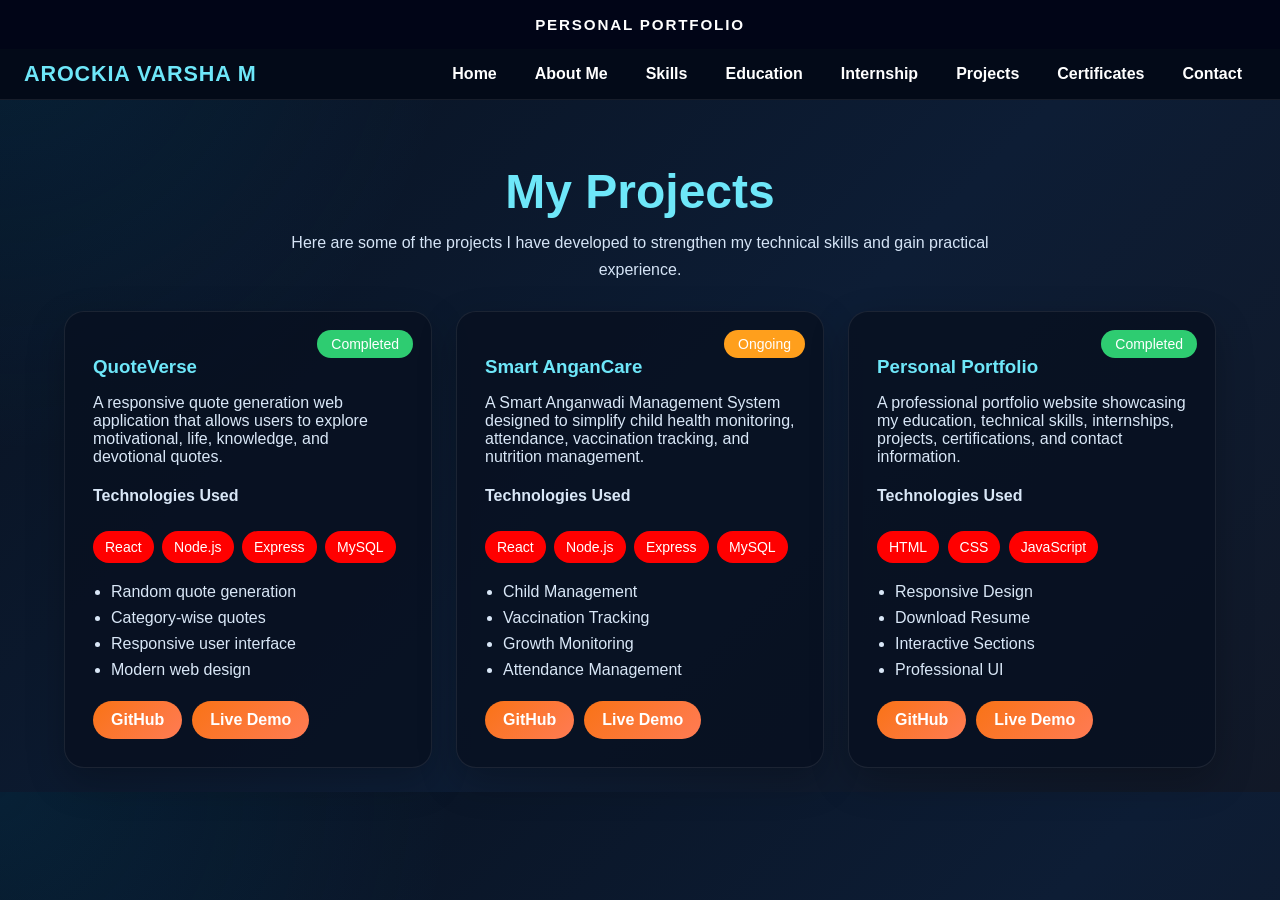
<file: projects.html>
<!doctype html>
<html lang="en">
  <head>
    <meta charset="UTF-8" />
    <meta name="viewport" content="width=device-width, initial-scale=1.0" />
    <link rel="stylesheet" href="./style.css" />
    <title>Projects</title>
    <style>
      * {
        box-sizing: border-box;
      }

      body {
        margin: 0;
        font-family: Arial, Helvetica, sans-serif;
        background:
          radial-gradient(
            circle at top left,
            rgba(0, 119, 182, 0.15),
            transparent 30%
          ),
          linear-gradient(135deg, #08111f, #0d1d35 56%, #111827);
        color: #eff7ff;
      }

      #projects {
        padding: 24px 5%;
      }

      .project-title {
        text-align: center;
        font-size: clamp(2rem, 4vw, 3rem);
        color: #6ee7f9;
        margin-bottom: 10px;
      }

      .project-subtitle {
        text-align: center;
        margin: 0 auto 28px;
        max-width: 750px;
        color: #d5e4f6;
        line-height: 1.7;
      }

      .project-container {
        display: grid;
        grid-template-columns: repeat(auto-fit, minmax(290px, 1fr));
        gap: 24px;
        max-width: 1180px;
        margin: 0 auto;
      }

      .project-card {
        background: rgba(8, 17, 32, 0.82);
        padding: 28px;
        border-radius: 20px;
        box-shadow: 0 14px 38px rgba(0, 0, 0, 0.24);
        transition: 0.3s ease;
        position: relative;
        border: 1px solid rgba(255, 255, 255, 0.08);
      }

      .project-card:hover {
        transform: translateY(-8px);
      }

      .status {
        position: absolute;
        top: 18px;
        right: 18px;
        padding: 6px 14px;
        border-radius: 999px;
        color: white;
        font-size: 14px;
      }

      .completed {
        background: #2ecc71;
      }

      .progress {
        background: #ff9f1c;
      }

      .project-card h3 {
        color: #6ee7f9;
        margin: 16px 0 12px;
      }

      .project-card p,
      .project-card li,
      .project-card h4 {
        color: #d9e7f7;
      }

      .tech {
        margin: 16px 0;
      }

      .tech span {
        display: inline-block;
        margin: 4px 4px 4px 0;
        padding: 8px 12px;
        background: red;
        color: #fff;
        border-radius: 999px;
        font-size: 14px;
      }

      .project-card ul {
        padding-left: 18px;
        margin-top: 14px;
      }

      .project-card li {
        margin-bottom: 8px;
      }

      .project-btn {
        margin-top: 22px;
        display: flex;
        flex-wrap: wrap;
        gap: 10px;
      }

      .project-btn a {
        text-decoration: none;
        background: linear-gradient(135deg, #f97316, #ff7b54);
        color: white;
        padding: 10px 18px;
        border-radius: 999px;
        font-weight: 700;
      }

      @media (max-width: 640px) {
        .project-card {
          padding: 20px;
        }

        .project-btn a {
          width: 100%;
          text-align: center;
        }
      }
    </style>
  </head>
  <body>
    <header class="portfolio-header">
      <div class="topbar">Personal Portfolio</div>
      <div class="nav-shell">
        <div class="brand-name">Arockia Varsha M</div>
        <button
          class="menu-toggle"
          aria-label="Open navigation"
          aria-expanded="false"
        >
          <span></span><span></span><span></span>
        </button>
        <ul id="portfolio-nav-links">
          <li><a href="home.html">Home</a></li>
          <li><a href="about.html">About Me</a></li>
          <li><a href="skills.html">Skills</a></li>
          <li><a href="education.html">Education</a></li>
          <li><a href="internship.html">Internship</a></li>
          <li><a href="projects.html">Projects</a></li>
          <li><a href="cert.html">Certificates</a></li>
          <li><a href="contact.html">Contact</a></li>
        </ul>
      </div>
    </header>
    <section id="projects">
      <h2 class="project-title">My Projects</h2>

      <p class="project-subtitle">
        Here are some of the projects I have developed to strengthen my
        technical skills and gain practical experience.
      </p>

      <div class="project-container">
        <!-- QuoteVerse -->

        <div class="project-card">
          <div class="status completed">Completed</div>

          <h3>QuoteVerse</h3>

          <p>
            A responsive quote generation web application that allows users to
            explore motivational, life, knowledge, and devotional quotes.
          </p>

          <h4>Technologies Used</h4>

          <div class="tech">
            <span>React</span>
            <span>Node.js</span>
            <span>Express</span>
            <span>MySQL</span>
          </div>

          <ul>
            <li>Random quote generation</li>
            <li>Category-wise quotes</li>
            <li>Responsive user interface</li>
            <li>Modern web design</li>
          </ul>

          <div class="project-btn">
            <a href="https://github.com/cchithramary-cell/mind-gallaxy"
              >GitHub</a
            >
            <a href="https://quotes-verse-seven.vercel.app/">Live Demo</a>
          </div>
        </div>

        <!-- Smart AnganCare -->

        <div class="project-card">
          <div class="status progress">Ongoing</div>

          <h3>Smart AnganCare</h3>

          <p>
            A Smart Anganwadi Management System designed to simplify child
            health monitoring, attendance, vaccination tracking, and nutrition
            management.
          </p>

          <h4>Technologies Used</h4>

          <div class="tech">
            <span>React</span>
            <span>Node.js</span>
            <span>Express</span>
            <span>MySQL</span>
          </div>

          <ul>
            <li>Child Management</li>
            <li>Vaccination Tracking</li>
            <li>Growth Monitoring</li>
            <li>Attendance Management</li>
          </ul>

          <div class="project-btn">
            <a href="https://github.com/cchithramary-cell/Smart-AnganCare"
              >GitHub</a
            >
            <a href="#">Live Demo</a>
          </div>
        </div>

        <!-- Portfolio -->

        <div class="project-card">
          <div class="status completed">Completed</div>

          <h3>Personal Portfolio</h3>

          <p>
            A professional portfolio website showcasing my education, technical
            skills, internships, projects, certifications, and contact
            information.
          </p>

          <h4>Technologies Used</h4>

          <div class="tech">
            <span>HTML</span>
            <span>CSS</span>
            <span>JavaScript</span>
          </div>

          <ul>
            <li>Responsive Design</li>
            <li>Download Resume</li>
            <li>Interactive Sections</li>
            <li>Professional UI</li>
          </ul>

          <div class="project-btn">
            <a
              href="https://github.com/cchithramary-cell/my-portfolio-final"
              target="_blank"
              rel="noopener noreferrer"
              >GitHub</a
            >
            <a
              href="https://my-portfolio-final-m9m2.vercel.app/home.html"
              target="_blank"
              rel="noopener noreferrer"
              >Live Demo</a
            >
          </div>
        </div>
      </div>
    </section>
    <script>
      const toggleButton = document.querySelector(".menu-toggle");
      const navLinks = document.querySelector("#portfolio-nav-links");
      if (toggleButton && navLinks) {
        toggleButton.addEventListener("click", () => {
          const isOpen = navLinks.classList.toggle("open");
          toggleButton.setAttribute("aria-expanded", isOpen);
        });
      }
    </script>
  </body>
</html>
</file>
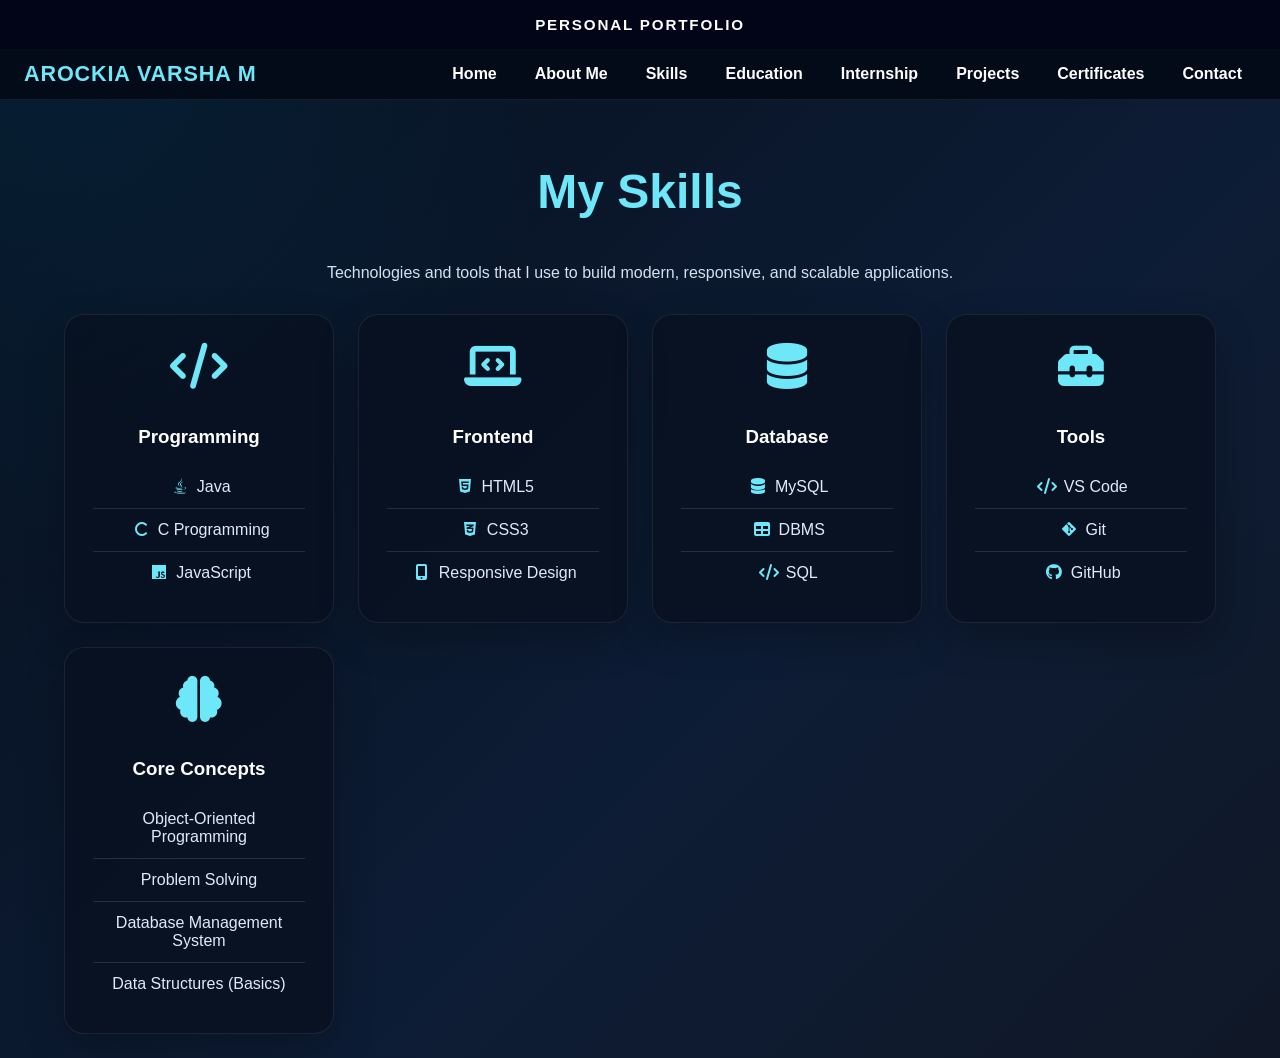
<file: skills.html>
<!doctype html>
<html lang="en">
  <head>
    <meta charset="UTF-8" />
    <meta name="viewport" content="width=device-width, initial-scale=1.0" />
    <link rel="stylesheet" href="./style.css" />
    <title>Skills</title>
    <link
      rel="stylesheet"
      href="https://cdnjs.cloudflare.com/ajax/libs/font-awesome/6.5.2/css/all.min.css"
    />
    <style>
      * {
        box-sizing: border-box;
      }

      body {
        margin: 0;
        font-family: Arial, Helvetica, sans-serif;
        background:
          radial-gradient(
            circle at top left,
            rgba(0, 119, 182, 0.14),
            transparent 35%
          ),
          linear-gradient(135deg, #06101d, #0d1c35 60%, #101827);
        color: #eef6ff;
      }

      #skills {
        padding: 24px 5%;
      }

      .skills-title {
        text-align: center;
        font-size: clamp(2rem, 4vw, 3rem);
        color: #6ee7f9;
      }

      .skills-subtitle {
        text-align: center;
        margin: 12px auto 28px;
        color: #d3e2f0;
        max-width: 760px;
        line-height: 1.7;
      }

      .skills-container {
        display: grid;
        grid-template-columns: repeat(auto-fit, minmax(260px, 1fr));
        gap: 24px;
        max-width: 1180px;
        margin: 0 auto;
      }

      .skill-card {
        background: rgba(8, 17, 32, 0.8);
        border-radius: 20px;
        padding: 28px;
        box-shadow: 0 16px 40px rgba(0, 0, 0, 0.24);
        transition: 0.3s ease;
        text-align: center;
        border: 1px solid rgba(255, 255, 255, 0.08);
      }

      .skill-card:hover {
        transform: translateY(-8px);
        box-shadow: 0 20px 48px rgba(0, 0, 0, 0.3);
      }

      .skill-icon {
        font-size: 46px;
        color: #6ee7f9;
        margin-bottom: 18px;
      }

      .skill-card h3 {
        margin-bottom: 18px;
        color: #ffffff;
      }

      .skill-card ul {
        list-style: none;
        padding: 0;
        margin: 0;
      }

      .skill-card li {
        padding: 12px 0;
        border-bottom: 1px solid rgba(255, 255, 255, 0.12);
        font-size: 1rem;
        color: #dfeaf8;
      }

      .skill-card li:last-child {
        border: none;
      }

      .skill-card li i {
        color: #6ee7f9;
        width: 25px;
      }

      @media (max-width: 640px) {
        .skill-card {
          padding: 20px;
        }
      }
    </style>
  </head>
  <body>
    <header class="portfolio-header">
      <div class="topbar">Personal Portfolio</div>
      <div class="nav-shell">
        <div class="brand-name">Arockia Varsha M</div>
        <button
          class="menu-toggle"
          aria-label="Open navigation"
          aria-expanded="false"
        >
          <span></span><span></span><span></span>
        </button>
        <ul id="portfolio-nav-links">
          <li><a href="home.html">Home</a></li>
          <li><a href="about.html">About Me</a></li>
          <li><a href="skills.html">Skills</a></li>
          <li><a href="education.html">Education</a></li>
          <li><a href="internship.html">Internship</a></li>
          <li><a href="projects.html">Projects</a></li>
          <li><a href="cert.html">Certificates</a></li>
          <li><a href="contact.html">Contact</a></li>
        </ul>
      </div>
    </header>
    <!--================== SKILLS ==================-->

    <section id="skills">
      <h2 class="skills-title">My Skills</h2>

      <p class="skills-subtitle">
        Technologies and tools that I use to build modern, responsive, and
        scalable applications.
      </p>

      <div class="skills-container">
        <div class="skill-card">
          <i class="fa-solid fa-code skill-icon"></i>

          <h3>Programming</h3>

          <ul>
            <li><i class="fa-brands fa-java"></i> Java</li>
            <li><i class="fa-solid fa-c"></i> C Programming</li>
            <li><i class="fa-brands fa-js"></i> JavaScript</li>
          </ul>
        </div>

        <div class="skill-card">
          <i class="fa-solid fa-laptop-code skill-icon"></i>

          <h3>Frontend</h3>

          <ul>
            <li><i class="fa-brands fa-html5"></i> HTML5</li>
            <li><i class="fa-brands fa-css3-alt"></i> CSS3</li>
            <li>
              <i class="fa-solid fa-mobile-screen-button"></i> Responsive Design
            </li>
          </ul>
        </div>

        <div class="skill-card">
          <i class="fa-solid fa-database skill-icon"></i>

          <h3>Database</h3>

          <ul>
            <li><i class="fa-solid fa-database"></i> MySQL</li>
            <li><i class="fa-solid fa-table"></i> DBMS</li>
            <li><i class="fa-solid fa-code"></i> SQL</li>
          </ul>
        </div>

        <div class="skill-card">
          <i class="fa-solid fa-toolbox skill-icon"></i>

          <h3>Tools</h3>

          <ul>
            <li><i class="fa-solid fa-code"></i> VS Code</li>
            <li><i class="fa-brands fa-git-alt"></i> Git</li>
            <li><i class="fa-brands fa-github"></i> GitHub</li>
          </ul>
        </div>

        <div class="skill-card">
          <i class="fa-solid fa-brain skill-icon"></i>

          <h3>Core Concepts</h3>

          <ul>
            <li>Object-Oriented Programming</li>
            <li>Problem Solving</li>
            <li>Database Management System</li>
            <li>Data Structures (Basics)</li>
          </ul>
        </div>
      </div>
    </section>
    <script>
      const toggleButton = document.querySelector(".menu-toggle");
      const navLinks = document.querySelector("#portfolio-nav-links");
      if (toggleButton && navLinks) {
        toggleButton.addEventListener("click", () => {
          const isOpen = navLinks.classList.toggle("open");
          toggleButton.setAttribute("aria-expanded", isOpen);
        });
      }
    </script>
  </body>
</html>
</file>
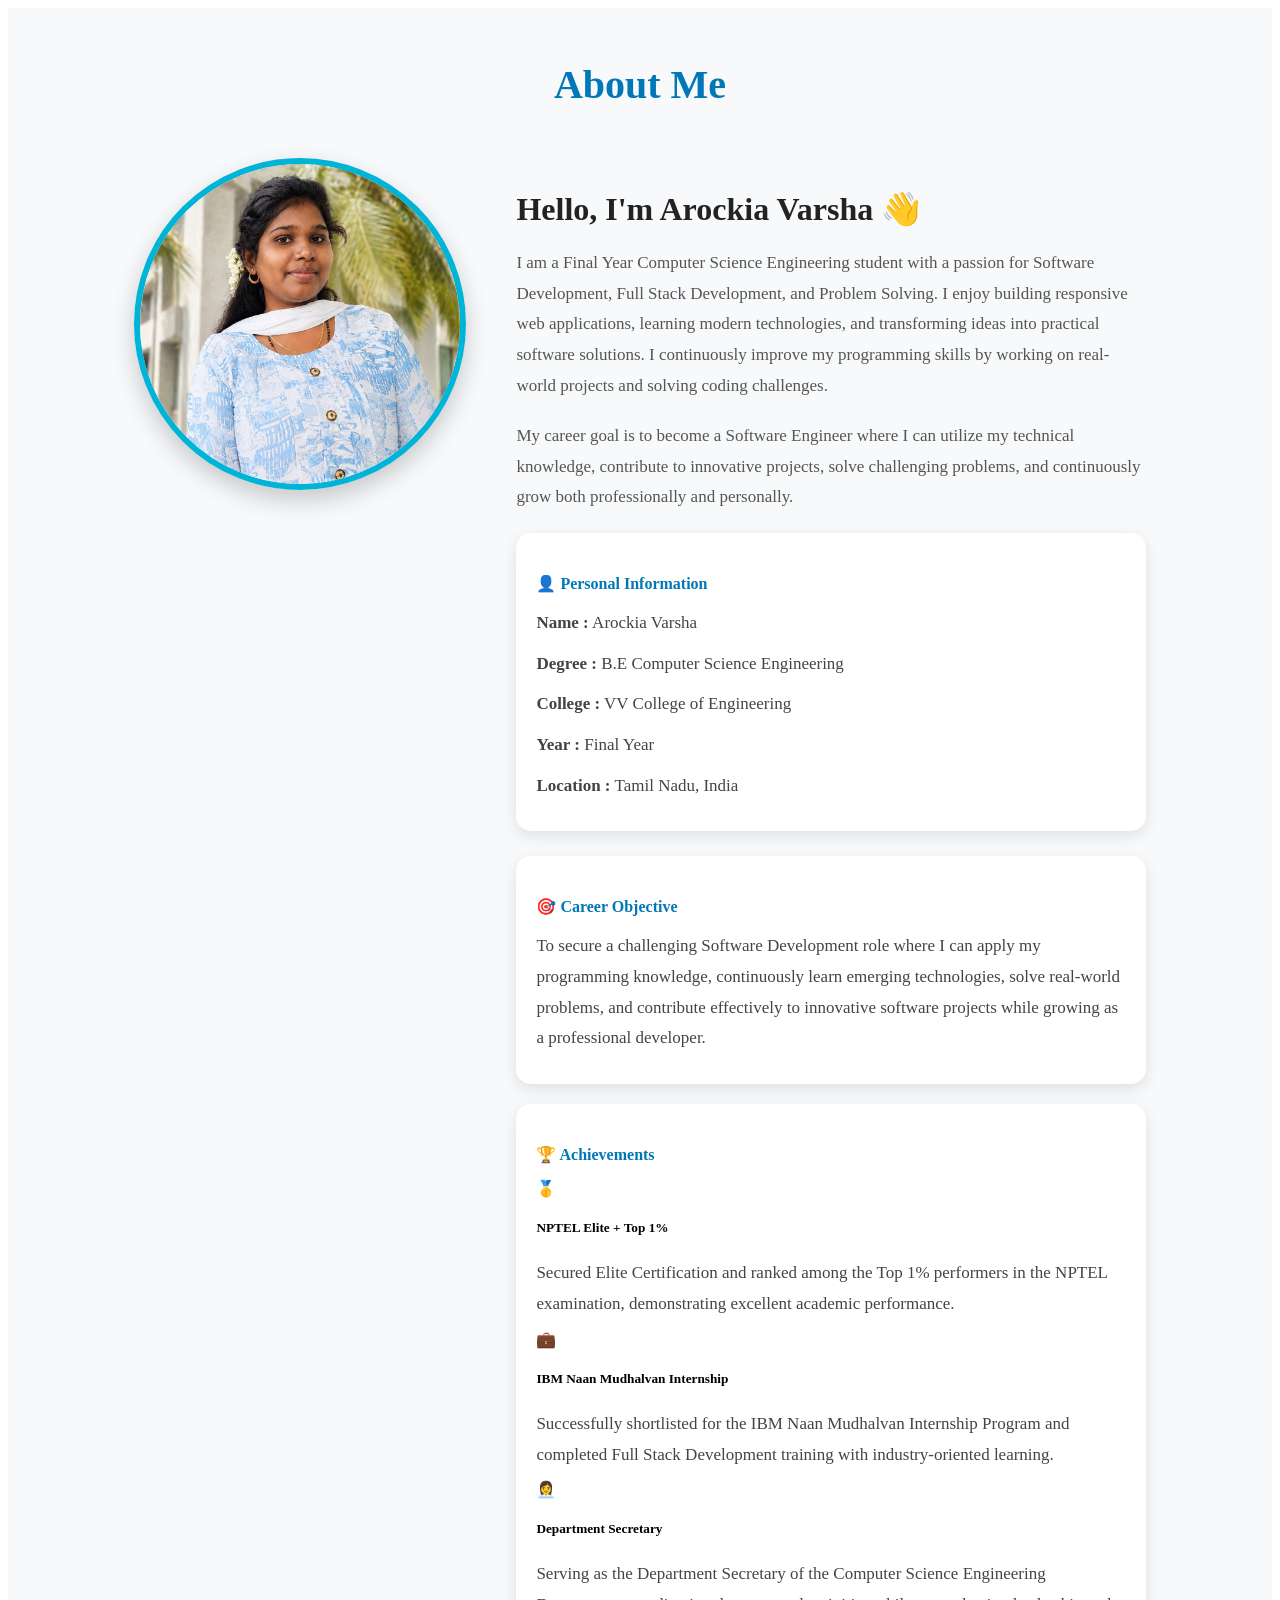
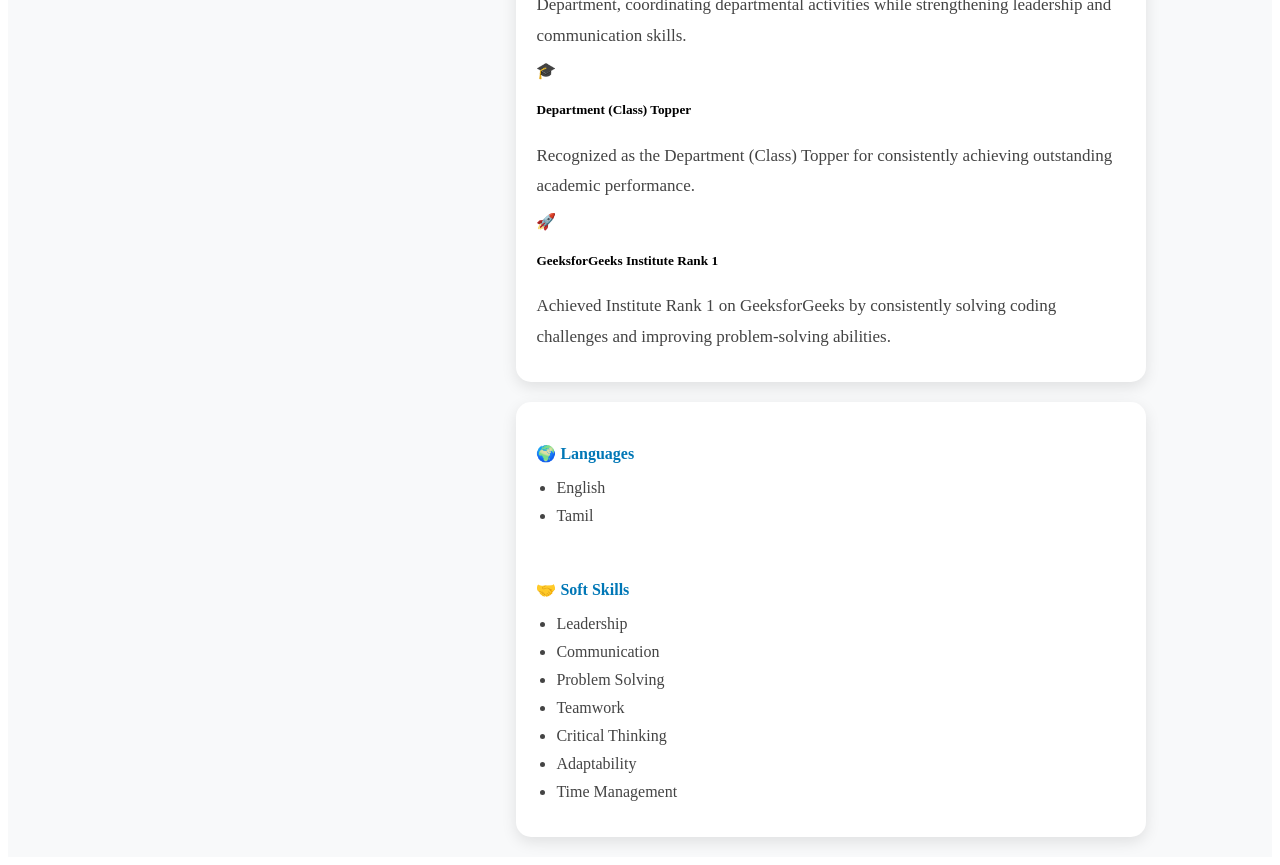
<file: portfolio/about.html>
<!doctype html>
<html lang="en">
  <head>
    <meta charset="UTF-8" />
    <meta name="viewport" content="width=device-width, initial-scale=1.0" />
    <title>Document</title>
    <style>
      /* ================= ABOUT ME ================= */

      #about {
        padding: 20px 10%;
        background: #f8f9fa;
      }

      .section-title {
        text-align: center;
        font-size: 40px;
        color: #0077b6;
        margin-bottom: 50px;
      }

      .about-content {
        display: flex;
        gap: 50px;
        align-items: flex-start;
        flex-wrap: wrap;
      }

      .about-image {
        flex: 1;
        display: flex;
        justify-content: center;
      }

      .about-image img {
        width: 320px;
        height: 320px;
        object-fit: cover;
        border-radius: 50%;
        border: 6px solid #00b4d8;
        box-shadow: 0 10px 25px rgba(0, 0, 0, 0.2);
      }

      .about-text {
        flex: 2;
      }

      .about-text h3 {
        font-size: 32px;
        margin-bottom: 20px;
        color: #222;
      }

      .about-text p {
        font-size: 17px;
        line-height: 1.8;
        color: #555;
        margin-bottom: 20px;
      }

      .about-grid {
        display: flex;
        gap: 25px;
        flex-wrap: wrap;
        margin-top: 20px;
      }

      .info-card {
        flex: 1;
        min-width: 280px;
        background: white;
        padding: 20px;
        border-radius: 15px;
        box-shadow: 0 5px 15px rgba(0, 0, 0, 0.1);
      }

      .info-card h4 {
        color: #0077b6;
        margin-bottom: 15px;
      }

      .info-card p {
        margin: 10px 0;
        color: #444;
      }

      .info-card ul {
        padding-left: 20px;
      }

      .info-card li {
        margin: 10px 0;
        color: #444;
      }

      /* Responsive */

      @media (max-width: 768px) {
        .about-content {
          flex-direction: column;
          align-items: center;
        }

        .about-text {
          text-align: center;
        }

        .about-grid {
          flex-direction: column;
        }

        .about-image img {
          width: 250px;
          height: 250px;
        }
      }
    </style>
  </head>
  <body>
    <!-- About Me Section -->
    <!-- ================= ABOUT SECTION ================= -->

    <section id="about">
      <div class="about-container">
        <h2 class="section-title">About Me</h2>

        <div class="about-content">
          <!-- Profile Image -->

          <div class="about-image">
            <img src="./PROFILE.jpeg" alt="Arockia Varsha" />
          </div>

          <!-- About Content -->

          <div class="about-text">
            <h3>Hello, I'm Arockia Varsha 👋</h3>

            <p>
              I am a Final Year Computer Science Engineering student with a
              passion for Software Development, Full Stack Development, and
              Problem Solving. I enjoy building responsive web applications,
              learning modern technologies, and transforming ideas into
              practical software solutions. I continuously improve my
              programming skills by working on real-world projects and solving
              coding challenges.
            </p>

            <p>
              My career goal is to become a Software Engineer where I can
              utilize my technical knowledge, contribute to innovative projects,
              solve challenging problems, and continuously grow both
              professionally and personally.
            </p>

            <!-- Personal Information -->

            <div class="about-grid">
              <div class="info-card">
                <h4>👤 Personal Information</h4>

                <p><strong>Name :</strong> Arockia Varsha</p>

                <p>
                  <strong>Degree :</strong> B.E Computer Science Engineering
                </p>

                <p><strong>College :</strong> VV College of Engineering</p>

                <p><strong>Year :</strong> Final Year</p>

                <p><strong>Location :</strong> Tamil Nadu, India</p>
              </div>

              <div class="info-card">
                <h4>🎯 Career Objective</h4>

                <p>
                  To secure a challenging Software Development role where I can
                  apply my programming knowledge, continuously learn emerging
                  technologies, solve real-world problems, and contribute
                  effectively to innovative software projects while growing as a
                  professional developer.
                </p>
              </div>
            </div>

            <!-- Achievements -->

            <div class="about-grid">
              <div class="info-card achievement-card">
                <h4>🏆 Achievements</h4>

                <div class="achievement-item">
                  <span class="achievement-icon">🥇</span>

                  <div>
                    <h5>NPTEL Elite + Top 1%</h5>

                    <p>
                      Secured Elite Certification and ranked among the Top 1%
                      performers in the NPTEL examination, demonstrating
                      excellent academic performance.
                    </p>
                  </div>
                </div>

                <div class="achievement-item">
                  <span class="achievement-icon">💼</span>

                  <div>
                    <h5>IBM Naan Mudhalvan Internship</h5>

                    <p>
                      Successfully shortlisted for the IBM Naan Mudhalvan
                      Internship Program and completed Full Stack Development
                      training with industry-oriented learning.
                    </p>
                  </div>
                </div>

                <div class="achievement-item">
                  <span class="achievement-icon">👩‍💼</span>

                  <div>
                    <h5>Department Secretary</h5>

                    <p>
                      Serving as the Department Secretary of the Computer
                      Science Engineering Department, coordinating departmental
                      activities while strengthening leadership and
                      communication skills.
                    </p>
                  </div>
                </div>

                <div class="achievement-item">
                  <span class="achievement-icon">🎓</span>

                  <div>
                    <h5>Department (Class) Topper</h5>

                    <p>
                      Recognized as the Department (Class) Topper for
                      consistently achieving outstanding academic performance.
                    </p>
                  </div>
                </div>

                <div class="achievement-item">
                  <span class="achievement-icon">🚀</span>

                  <div>
                    <h5>GeeksforGeeks Institute Rank 1</h5>

                    <p>
                      Achieved Institute Rank 1 on GeeksforGeeks by consistently
                      solving coding challenges and improving problem-solving
                      abilities.
                    </p>
                  </div>
                </div>
              </div>
            </div>

            <!-- Technical Skills -->

            <div class="about-grid">
              <!-- Languages & Soft Skills -->

              <div class="info-card">
                <h4>🌍 Languages</h4>

                <ul>
                  <li>English</li>

                  <li>Tamil</li>
                </ul>

                <br />

                <h4>🤝 Soft Skills</h4>

                <ul>
                  <li>Leadership</li>

                  <li>Communication</li>

                  <li>Problem Solving</li>

                  <li>Teamwork</li>

                  <li>Critical Thinking</li>

                  <li>Adaptability</li>

                  <li>Time Management</li>
                </ul>
              </div>
            </div>
          </div>
        </div>
      </div>
    </section>
  </body>
</html>
</file>
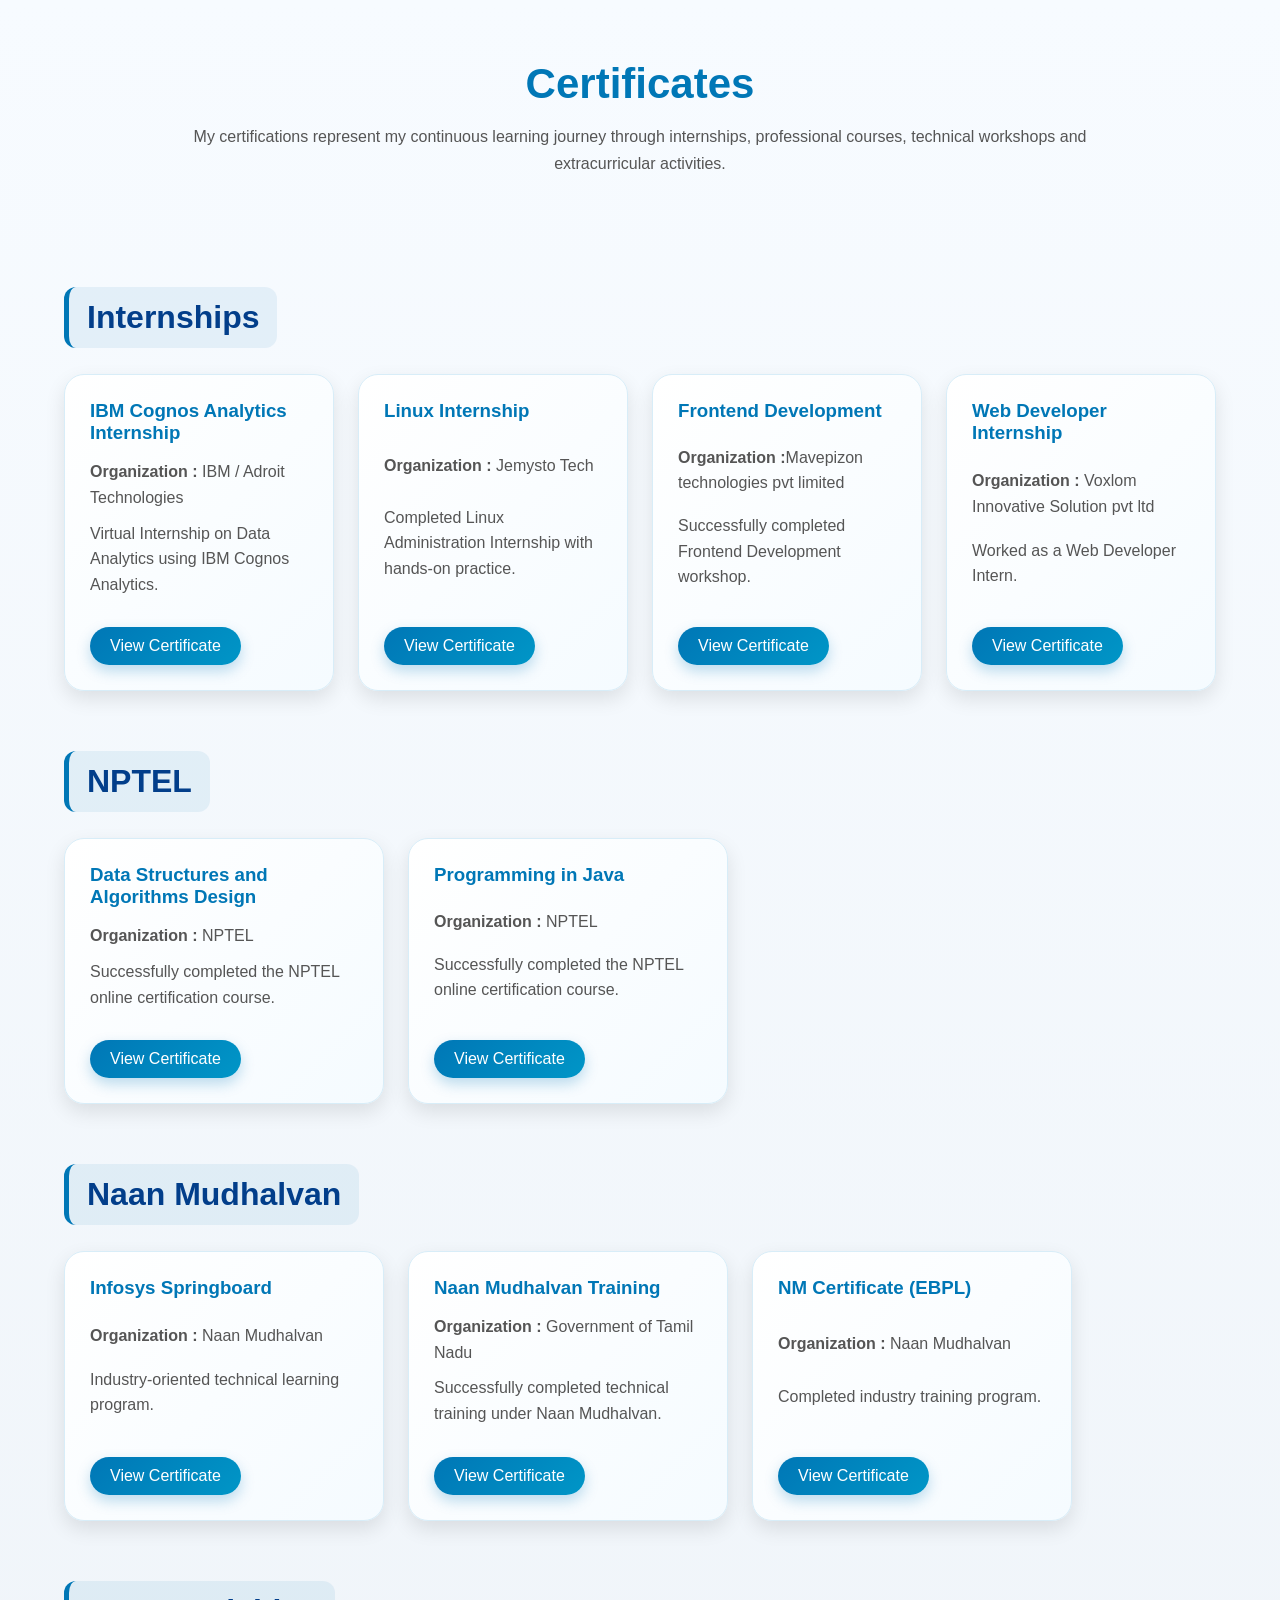
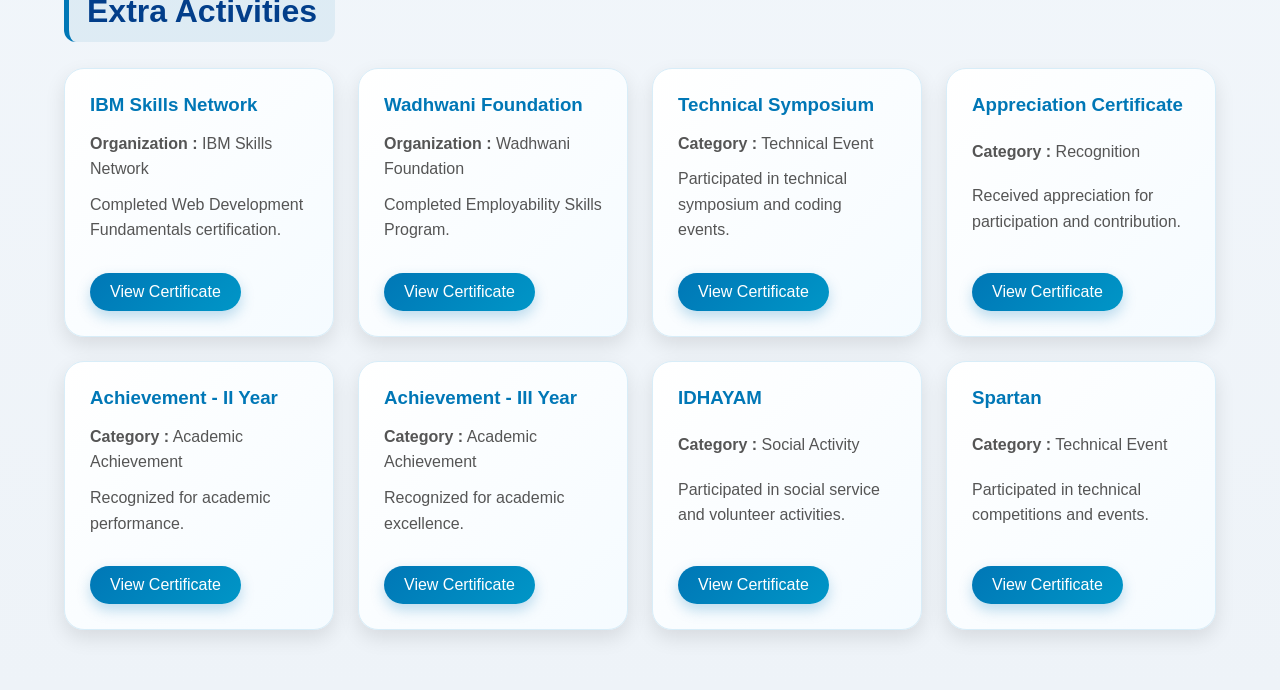
<file: portfolio/cert.html>
<!doctype html>
<html lang="en">
  <head>
    <meta charset="UTF-8" />
    <meta name="viewport" content="width=device-width, initial-scale=1.0" />
    <title>Certificates</title>

    <style>
      * {
        margin: 0;
        padding: 0;
        box-sizing: border-box;
        font-family: Arial, Helvetica, sans-serif;
      }

      body {
        background: linear-gradient(180deg, #f7fbff 0%, #eef3f8 100%);
      }

      /*================= CERTIFICATES =================*/

      #certificates {
        width: 90%;
        margin: auto;
        padding: 60px 0;
      }

      .certificate-title {
        text-align: center;
        color: #0077b6;
        font-size: 42px;
        margin-bottom: 15px;
      }

      .certificate-subtitle {
        text-align: center;
        color: #555;
        width: 80%;
        margin: auto;
        line-height: 1.7;
        margin-bottom: 50px;
      }

      .category-heading {
        margin-top: 60px;
        margin-bottom: 26px;
        padding: 12px 18px;
        color: #023e8a;
        font-size: 32px;
        border-left: 5px solid #0077b6;
        background: rgba(0, 119, 182, 0.08);
        border-radius: 12px;
        display: inline-block;
      }

      .certificate-container {
        display: flex;
        flex-wrap: wrap;
        gap: 24px;
        align-items: stretch;
      }

      .certificate-card {
        background: linear-gradient(135deg, #ffffff 0%, #f5fbff 100%);
        padding: 25px;
        border-radius: 20px;
        box-shadow: 0 8px 20px rgba(0, 0, 0, 0.1);
        transition: 0.3s;
        flex: 1 1 260px;
        max-width: 320px;
        min-height: 260px;
        display: flex;
        flex-direction: column;
        justify-content: space-between;
        border: 1px solid #d8edf8;
      }

      .certificate-card:hover {
        transform: translateY(-8px);
        box-shadow: 0 15px 30px rgba(0, 0, 0, 0.15);
        border-color: #90e0ef;
      }

      .certificate-card h3 {
        color: #0077b6;
        margin-bottom: 15px;
      }

      .certificate-card p {
        color: #555;
        margin-bottom: 10px;
        line-height: 1.6;
      }

      .certificate-btn {
        margin-top: 20px;
      }

      .certificate-btn a {
        text-decoration: none;
        background: linear-gradient(135deg, #0077b6, #0096c7);
        color: white;
        padding: 10px 20px;
        border-radius: 30px;
        transition: 0.3s;
        display: inline-block;
        box-shadow: 0 6px 14px rgba(0, 119, 182, 0.25);
      }

      .certificate-btn a:hover {
        background: linear-gradient(135deg, #023e8a, #0077b6);
        transform: translateY(-2px);
      }

      @media (max-width: 900px) {
        .certificate-card {
          flex: 1 1 45%;
          max-width: 100%;
        }
      }

      @media (max-width: 768px) {
        #certificates {
          width: 95%;
        }

        .certificate-title {
          font-size: 34px;
        }

        .certificate-subtitle {
          width: 100%;
        }

        .category-heading {
          font-size: 26px;
        }
      }

      @media (max-width: 600px) {
        .certificate-card {
          flex: 1 1 100%;
        }
      }
    </style>
  </head>

  <body>
    <section id="certificates">
      <h1 class="certificate-title">Certificates</h1>

      <p class="certificate-subtitle">
        My certifications represent my continuous learning journey through
        internships, professional courses, technical workshops and
        extracurricular activities.
      </p>

      <!--================ INTERNSHIPS ================-->

      <h2 class="category-heading">Internships</h2>

      <div class="certificate-container">
        <div class="certificate-card">
          <h3>IBM Cognos Analytics Internship</h3>

          <p><strong>Organization :</strong> IBM / Adroit Technologies</p>

          <p>
            Virtual Internship on Data Analytics using IBM Cognos Analytics.
          </p>

          <div class="certificate-btn">
            <a href="./certificates/IBM.pdf" target="_blank"
              >View Certificate</a
            >
          </div>
        </div>

        <div class="certificate-card">
          <h3>Linux Internship</h3>

          <p><strong>Organization :</strong> Jemysto Tech</p>

          <p>
            Completed Linux Administration Internship with hands-on practice.
          </p>

          <div class="certificate-btn">
            <a href="./certificates/Jemysto%20Tech.pdf" target="_blank"
              >View Certificate</a
            >
          </div>
        </div>

        <div class="certificate-card">
          <h3>Frontend Development</h3>

          <p><strong>Organization :</strong>Mavepizon technologies pvt limited</p>

          <p>Successfully completed Frontend Development workshop.</p>

          <div class="certificate-btn">
            <a href="./certificates/internship.jpg" target="_blank"
              >View Certificate</a
            >
          </div>
        </div>

        <div class="certificate-card">
          <h3>Web Developer Internship</h3>

          <p><strong>Organization :</strong> Voxlom Innovative Solution pvt ltd</p>

          <p>Worked as a Web Developer Intern.</p>

          <div class="certificate-btn">
            <a href="./certificates/Internship%20(vipl).pdf" target="_blank"
              >View Certificate</a
            >
          </div>
        </div>
      </div>

      <!--================ NPTEL ================-->

      <h2 class="category-heading">NPTEL</h2>

      <div class="certificate-container">
        <div class="certificate-card">
          <h3>Data Structures and Algorithms Design</h3>

          <p><strong>Organization :</strong> NPTEL</p>

          <p>Successfully completed the NPTEL online certification course.</p>

          <div class="certificate-btn">
            <a
              href="./certificates/NPTEL25CS81S37060023010634247.pdf"
              target="_blank"
              >View Certificate</a
            >
          </div>
        </div>

        <div class="certificate-card">
          <h3>Programming in Java</h3>

          <p><strong>Organization :</strong> NPTEL</p>

          <p>Successfully completed the NPTEL online certification course.</p>

          <div class="certificate-btn">
            <a href="./certificates/Programming%20in%20Java.pdf" target="_blank"
              >View Certificate</a
            >
          </div>
        </div>
      </div>

      <!--================ NAAN MUDHALVAN ================-->

      <h2 class="category-heading">Naan Mudhalvan</h2>

      <div class="certificate-container">
        <div class="certificate-card">
          <h3>Infosys Springboard</h3>

          <p><strong>Organization :</strong> Naan Mudhalvan</p>

          <p>Industry-oriented technical learning program.</p>

          <div class="certificate-btn">
            <a href="./certificates/Infosys%20Springboard.pdf" target="_blank"
              >View Certificate</a
            >
          </div>
        </div>

        <div class="certificate-card">
          <h3>Naan Mudhalvan Training</h3>

          <p><strong>Organization :</strong> Government of Tamil Nadu</p>

          <p>Successfully completed technical training under Naan Mudhalvan.</p>

          <div class="certificate-btn">
            <a href="./certificates/Naan%20Mudhalavan.pdf" target="_blank"
              >View Certificate</a
            >
          </div>
        </div>

        <div class="certificate-card">
          <h3>NM Certificate (EBPL)</h3>

          <p><strong>Organization :</strong> Naan Mudhalvan</p>

          <p>Completed industry training program.</p>

          <div class="certificate-btn">
            <a href="./certificates/NM_Certificate(EBPL).pdf" target="_blank"
              >View Certificate</a
            >
          </div>
        </div>
      </div>

      <!--================ EXTRA ACTIVITIES ================-->

      <h2 class="category-heading">Extra Activities</h2>

      <div class="certificate-container">

    <!-- IBM Skills Network -->

    <div class="certificate-card">

        <h3>IBM Skills Network</h3>

        <p><strong>Organization :</strong> IBM Skills Network</p>

        <p>Completed Web Development Fundamentals certification.</p>

        <div class="certificate-btn">

            <a href="./certificates/IBMSkillsNetwork%20WD0102EN%20Certificate%20_%20TNSD%20Corporation.pdf" target="_blank">
                View Certificate
            </a>

        </div>

    </div>



    <!-- Wadhwani -->

    <div class="certificate-card">

        <h3>Wadhwani Foundation</h3>

        <p><strong>Organization :</strong> Wadhwani Foundation</p>

        <p>Completed Employability Skills Program.</p>

        <div class="certificate-btn">

            <a href="./certificates/Wadhwani.pdf" target="_blank">
                View Certificate
            </a>

        </div>

    </div>



    <!-- Symposium -->

    <div class="certificate-card">

        <h3>Technical Symposium</h3>

        <p><strong>Category :</strong> Technical Event</p>

        <p>Participated in technical symposium and coding events.</p>

        <div class="certificate-btn">

            <a href="./certificates/Symposium.pdf" target="_blank">
                View Certificate
            </a>

        </div>

    </div>



    <!-- Appreciation -->

    <div class="certificate-card">

        <h3>Appreciation Certificate</h3>

        <p><strong>Category :</strong> Recognition</p>

        <p>Received appreciation for participation and contribution.</p>

        <div class="certificate-btn">

            <a href="./certificates/Appreciation.pdf" target="_blank">
                View Certificate
            </a>

        </div>

    </div>



    <!-- Achievement 2nd Year -->

    <div class="certificate-card">

        <h3>Achievement - II Year</h3>

        <p><strong>Category :</strong> Academic Achievement</p>

        <p>Recognized for academic performance.</p>

        <div class="certificate-btn">

            <a href="./certificates/__%20year.pdf" target="_blank">
                View Certificate
            </a>

        </div>

    </div>



    <!-- Achievement 3rd Year -->

    <div class="certificate-card">

        <h3>Achievement - III Year</h3>

        <p><strong>Category :</strong> Academic Achievement</p>

        <p>Recognized for academic excellence.</p>

        <div class="certificate-btn">

            <a href="./certificates/___%20year.pdf" target="_blank">
                View Certificate
            </a>

        </div>

    </div>



    <!-- IDHAYAM -->

    <div class="certificate-card">

        <h3>IDHAYAM</h3>

        <p><strong>Category :</strong> Social Activity</p>

        <p>Participated in social service and volunteer activities.</p>

        <div class="certificate-btn">

            <a href="./certificates/IDHAYAM.pdf" target="_blank">
                View Certificate
            </a>

        </div>

    </div>



    <!-- Spartan -->

    <div class="certificate-card">

        <h3>Spartan</h3>

        <p><strong>Category :</strong> Technical Event</p>

        <p>Participated in technical competitions and events.</p>

        <div class="certificate-btn">

            <a href="./certificates/Spartan.pdf" target="_blank">
                View Certificate
            </a>

        </div>

   
      </div>
    </section>
  </body>
</html>
</file>
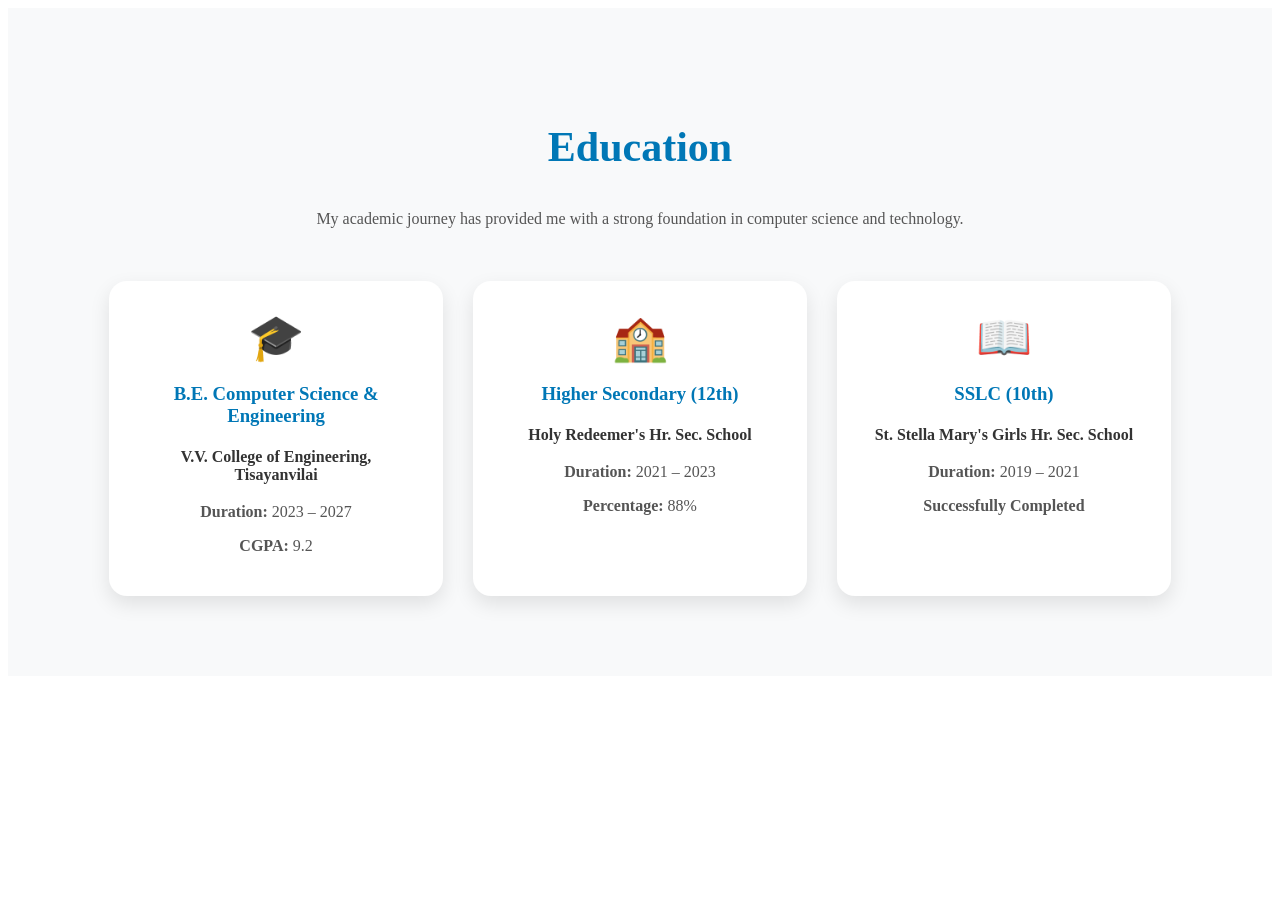
<file: portfolio/education.html>
<!doctype html>
<html lang="en">
  <head>
    <meta charset="UTF-8" />
    <meta name="viewport" content="width=device-width, initial-scale=1.0" />
    <title>Document</title>
    <style>
      /* ================= EDUCATION SECTION ================= */

      #education {
        padding: 80px 8%;
        background: #f8f9fa;
      }

      .education-title {
        text-align: center;
        font-size: 42px;
        color: #0077b6;
      }

      .education-subtitle {
        text-align: center;
        color: #555;
        margin: 15px auto 50px;
        max-width: 700px;
        line-height: 1.6;
      }

      .education-container {
        display: grid;
        grid-template-columns: repeat(auto-fit, minmax(300px, 1fr));
        gap: 30px;
      }

      .education-card {
        background: #fff;
        padding: 30px;
        border-radius: 18px;
        text-align: center;
        box-shadow: 0 8px 20px rgba(0, 0, 0, 0.1);
        transition: 0.3s;
      }

      .education-card:hover {
        transform: translateY(-10px);
        box-shadow: 0 15px 30px rgba(0, 0, 0, 0.15);
      }

      .education-icon {
        font-size: 45px;
        margin-bottom: 15px;
      }

      .education-card h3 {
        color: #0077b6;
        margin-bottom: 10px;
      }

      .education-card h4 {
        color: #333;
        margin-bottom: 15px;
        font-weight: 600;
      }

      .education-card p {
        color: #555;
        margin: 8px 0;
        line-height: 1.6;
      }

      /* Responsive */

      @media (max-width: 768px) {
        #education {
          padding: 60px 5%;
        }

        .education-title {
          font-size: 34px;
        }
      }
    </style>
  </head>
  <body>
    <!-- ================= EDUCATION SECTION ================= -->

    <section id="education">
      <h2 class="education-title">Education</h2>

      <p class="education-subtitle">
        My academic journey has provided me with a strong foundation in computer
        science and technology.
      </p>

      <div class="education-container">
        <div class="education-card">
          <div class="education-icon">🎓</div>

          <h3>B.E. Computer Science & Engineering</h3>

          <h4>V.V. College of Engineering, Tisayanvilai</h4>

          <p><strong>Duration:</strong> 2023 – 2027</p>

          <p><strong>CGPA:</strong> 9.2</p>
        </div>

        <div class="education-card">
          <div class="education-icon">🏫</div>

          <h3>Higher Secondary (12th)</h3>

          <h4>Holy Redeemer's Hr. Sec. School</h4>
          <p><strong>Duration:</strong> 2021 – 2023</p>

          <p><strong>Percentage:</strong> 88%</p>
        </div>

        <div class="education-card">
          <div class="education-icon">📖</div>

          <h3>SSLC (10th)</h3>

          <h4>St. Stella Mary's Girls Hr. Sec. School</h4>
          <p><strong>Duration:</strong> 2019 – 2021</p>

          <p><strong>Successfully Completed</strong></p>
        </div>
      </div>
    </section>
  </body>
</html>
</file>
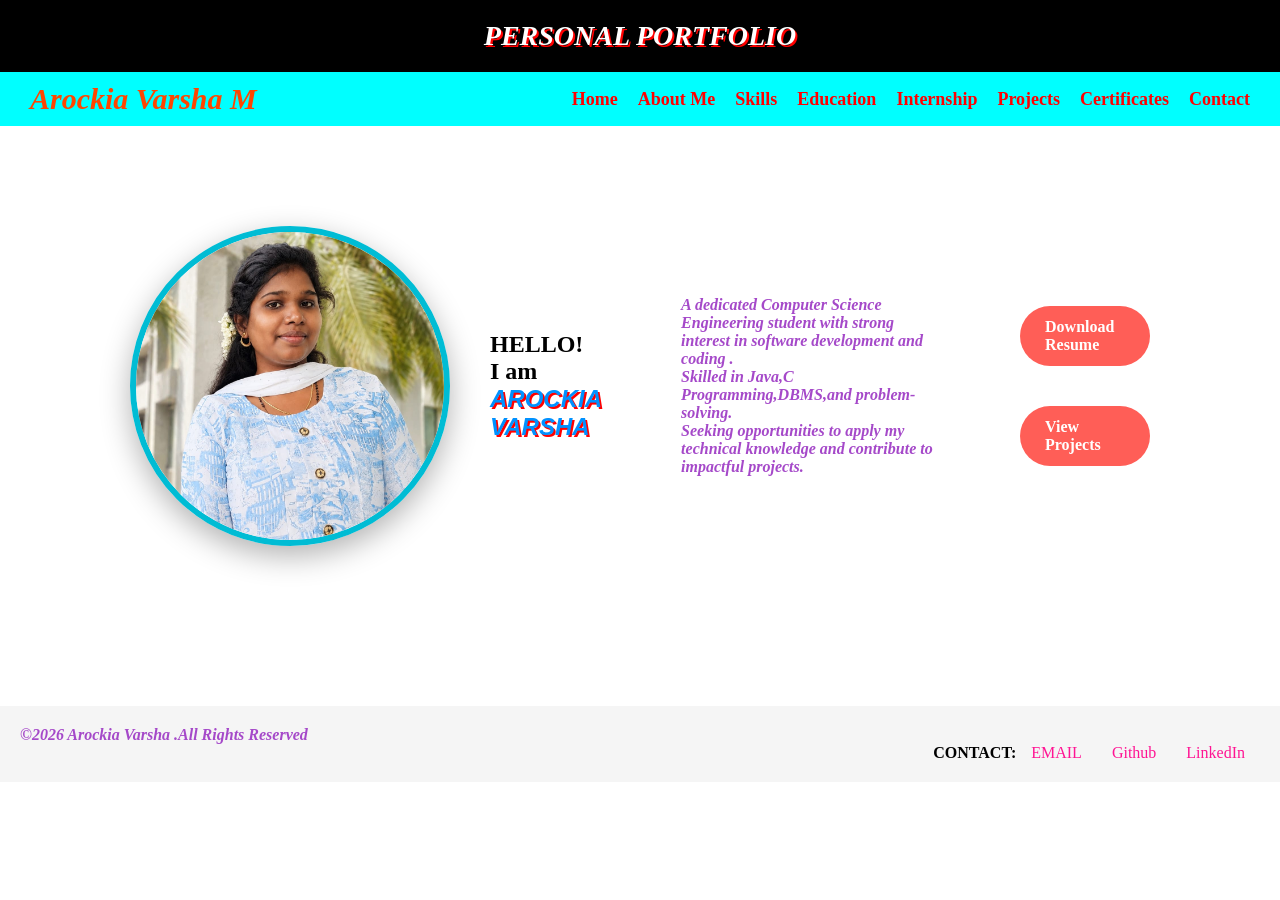
<file: portfolio/home.html>
<!doctype html>
<html lang="en">
  <head>
    <meta charset="UTF-8" />
    <meta name="viewport" content="width=device-width, initial-scale=1.0" />
    <title>Document</title>
    <style>
      * {
        margin: 0;
        padding: 0;
        box-sizing: border-box;
      }
      body {
        background-image: url("https://img.magnific.com/free-photo/laptop-coffee-cups-notepads-black-background-top-view_169016-36160.jpg?semt=ais_hybrid&w=740&q=80");
        background-size: cover;
        background-repeat: no-repeat;
      }

      .header {
        background-color: black;
        color: white;
        text-align: center;
        padding: 20px;
        font-size: 28px;
        font-weight: bold;
        text-shadow: 2px 2px red;
      }
      .nav-container {
        background-color: aqua;
        display: flex;
        justify-content: space-between;
        align-items: center;
        padding: 10px 30px;
        flex-wrap: wrap;
        max-width: 100%;
      }

      #name {
        margin: 0;
        color: orangered;
        font-size: 30px;
      }

      nav ul {
        display: flex;
        list-style: none;
        gap: 20px;
      }

      nav ul li a {
        color: red;
        text-decoration: none;
        font-size: 18px;
        font-weight: bold;
      }

      nav ul li a:hover {
        background-color: black;
        color: antiquewhite;
      }
      .hero {
        display: flex;
        justify-content: space-between;
        align-items: center;
        max-width: 1100px;
        margin: 60px auto;
        padding: 40px;
        background: rgba(255, 255, 255, 0.9);
        border-radius: 20px;
        gap: 40px;
      }

      .hero-content {
        flex: 1;
      }

      .hero-image {
        flex: 1;
        display: flex;
        justify-content: center;
      }

      .hero-image img {
        width: 320px;
        height: 320px;
        object-fit: cover;
        border-radius: 50%;
        border: 6px solid #00bcd4;
        box-shadow: 0 10px 30px rgba(0, 0, 0, 0.3);
      }
      span {
        font-family: sans-serif;
        color: black;
        text-shadow: 1px 1px palevioletred;
      }
      span {
        font-style: italic;
        color: rgb(0, 145, 255);
        text-shadow: 2px 2px red;
      }
      p {
        color: rgb(165, 73, 201);
        font-style: italic;
        font-weight: bold;
      }
      button {
        background-color: rgb(244, 77, 77);
        color: white;
        border-radius: 40px;
        width: fit-content;
        padding: 10px;
        font-family: Verdana, Geneva, Tahoma, sans-serif;
        border-color: black;
      }
      #btn {
        display: flex;
        justify-content: center;
        gap: 40px;
        flex-wrap: wrap;
      }
      footer {
        background-color: whitesmoke;
        color: black;
        margin-top: 120px;
        text-align: left;
        padding: 20px;
      }
      .social {
        color: black;
        display: flex;
        justify-content: flex-end;
        gap: 15px;

        text-decoration: none;
        margin-right: 0px;
      }
      .social a {
        color: deeppink;
        text-decoration: none;
        margin-right: 0px;
        text-align: justify;
      }
      /* Responsive Design */
      @media screen and (max-width: 768px) {
        .nav-container {
          flex-direction: column;
          gap: 15px;
        }

        nav ul {
          flex-direction: column;
          align-items: center;
        }

        .hero {
          width: 95%;
          margin: 20px auto;
        }

        #btn {
          flex-direction: column;
          align-items: center;
        }

        footer {
          text-align: center;
        }

        .social {
          justify-content: center;
          flex-wrap: wrap;
        }
      }
      .btn {
        display: inline-block;
        padding: 12px 25px;
        background: #ff5e57;
        color: white;
        text-decoration: none;
        border-radius: 30px;
        font-weight: bold;
        transition: 0.3s;
      }

      .btn:hover {
        background: #e63946;
        transform: translateY(-3px);
      }
    </style>
  </head>
  <body>
    <header>
      <div class="header">
        <i>PERSONAL PORTFOLIO</i>
      </div>
      <nav>
        <div class="nav-container">
          <p id="name">Arockia Varsha M</p>

          <ul>
            <li><a href="home.html">Home</a></li>
            <li><a href="about.html">About Me</a></li>
            <li><a href="skills.html">Skills</a></li>
            <li><a href="education.html">Education</a></li>
            <li><a href="internship.html">Internship</a></li>
            <li><a href="projects.html">Projects</a></li>
            <li><a href="cert.html">Certificates</a></li>
            <li><a href="contact.html">Contact</a></li>
          </ul>
        </div>
      </nav>
    </header>
    <section>
      <div class="hero">
        <div class="hero-image">
          <img src="./PROFILE.jpeg" alt="Arockia Varsha" />
        </div>
        <h1>HELLO!<br />I am <span>AROCKIA VARSHA</span></h1>
        <br />

        <p>
          A dedicated Computer Science Engineering student with strong interest
          in software development and coding .<br />Skilled in Java,C
          Programming,DBMS,and problem-solving.<br />Seeking opportunities to
          apply my technical knowledge and contribute to impactful projects.
        </p>
        <br />
        <div id="btn">
          <a href="./Arockia_Varsha_M_Resume_v2.pdf" download class="btn"
            >Download Resume</a
          >
          <a href="projects.html" class="btn">View Projects</a>
        </div>
      </div>
    </section>
    <footer>
      <p>©2026 Arockia Varsha .All Rights Reserved</p>
      <div class="social">
        <h4>CONTACT:</h4>
        <a href="mailto:marockiavarsha227@gmail.com">EMAIL</a><br />
        <a href="https://github.com/cchithramary-cell">Github</a><br />
        <a href="mailto:marockiavarsha227@gmail.com">LinkedIn</a><br />
      </div>
    </footer>
  </body>
</html>
</file>
<file: style.css>
* {
  box-sizing: border-box;
}

body {
  margin: 0;
  font-family: Arial, Helvetica, sans-serif;
}

.portfolio-header {
  position: sticky;
  top: 0;
  z-index: 1000;
  background: rgba(4, 10, 24, 0.95);
  -webkit-backdrop-filter: blur(10px);
  backdrop-filter: blur(10px);
  border-bottom: 1px solid rgba(255, 255, 255, 0.08);
}

.topbar {
  text-align: center;
  padding: 16px 20px;
  background: rgba(2, 6, 23, 0.96);
  color: #fff;
  text-transform: uppercase;
  letter-spacing: 0.12em;
  font-weight: 800;
  font-size: 0.95rem;
}

.nav-shell {
  display: flex;
  align-items: center;
  justify-content: space-between;
  gap: 20px;
  padding: 12px 24px;
}

.brand-name {
  color: #6ee7f9;
  font-weight: 800;
  font-size: 1.35rem;
  text-transform: uppercase;
  letter-spacing: 0.04em;
}

.menu-toggle {
  display: none;
  background: transparent;
  border: none;
  cursor: pointer;
  padding: 6px;
}

.menu-toggle span {
  width: 24px;
  height: 3px;
  background: #fff;
  display: block;
  margin: 5px 0;
  border-radius: 999px;
}

#portfolio-nav-links {
  display: flex;
  align-items: center;
  gap: 10px;
  list-style: none;
  margin: 0;
  padding: 0;
}

#portfolio-nav-links li a {
  text-decoration: none;
  color: #fff;
  font-weight: 700;
  padding: 10px 14px;
  border-radius: 999px;
  transition: 0.22s ease;
}

#portfolio-nav-links li a:hover,
#portfolio-nav-links li a:focus {
  background: linear-gradient(135deg, #f97316, #ff7b54);
}

@media (max-width: 780px) {
  .nav-shell {
    flex-wrap: wrap;
  }

  .menu-toggle {
    display: block;
  }

  #portfolio-nav-links {
    display: none;
    width: 100%;
    flex-direction: column;
    align-items: stretch;
    gap: 8px;
    padding-top: 8px;
  }

  #portfolio-nav-links.open {
    display: flex;
  }

  #portfolio-nav-links li a {
    display: block;
    text-align: center;
    width: 100%;
  }
}
</file>
